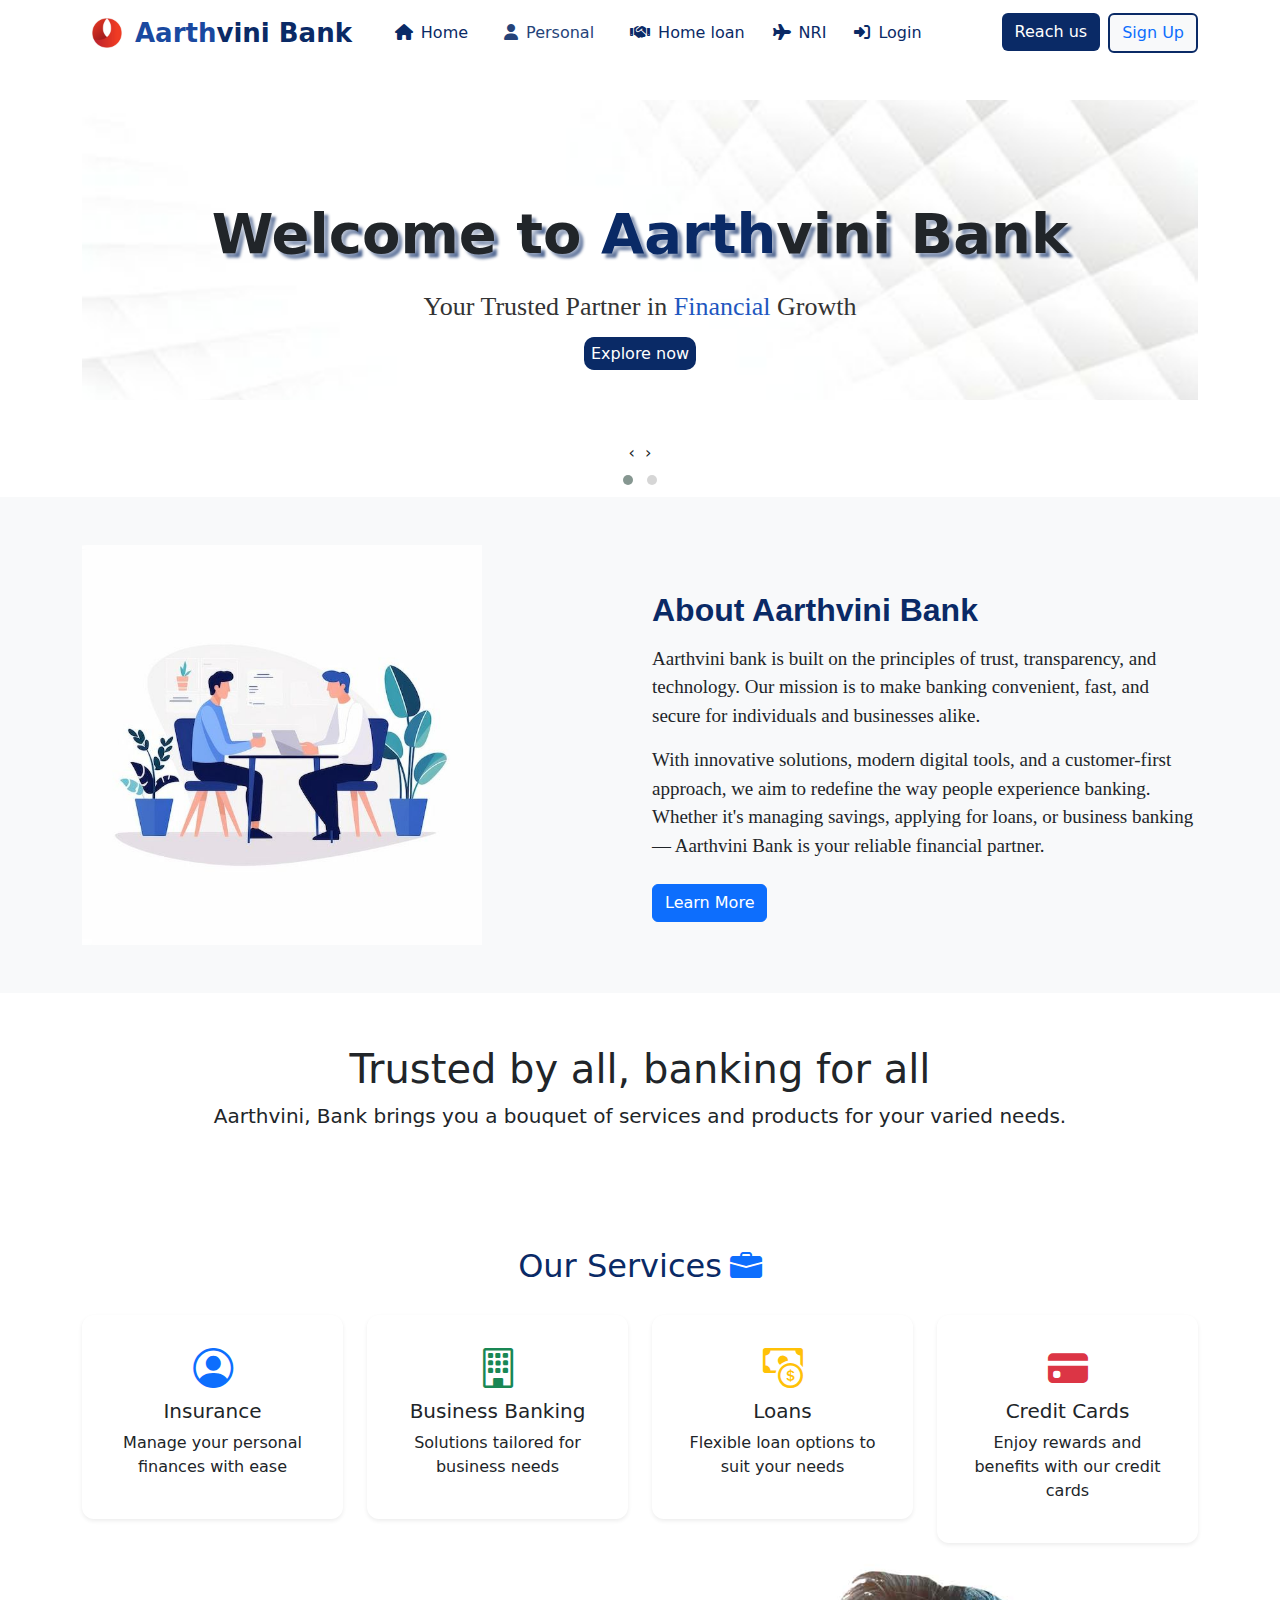
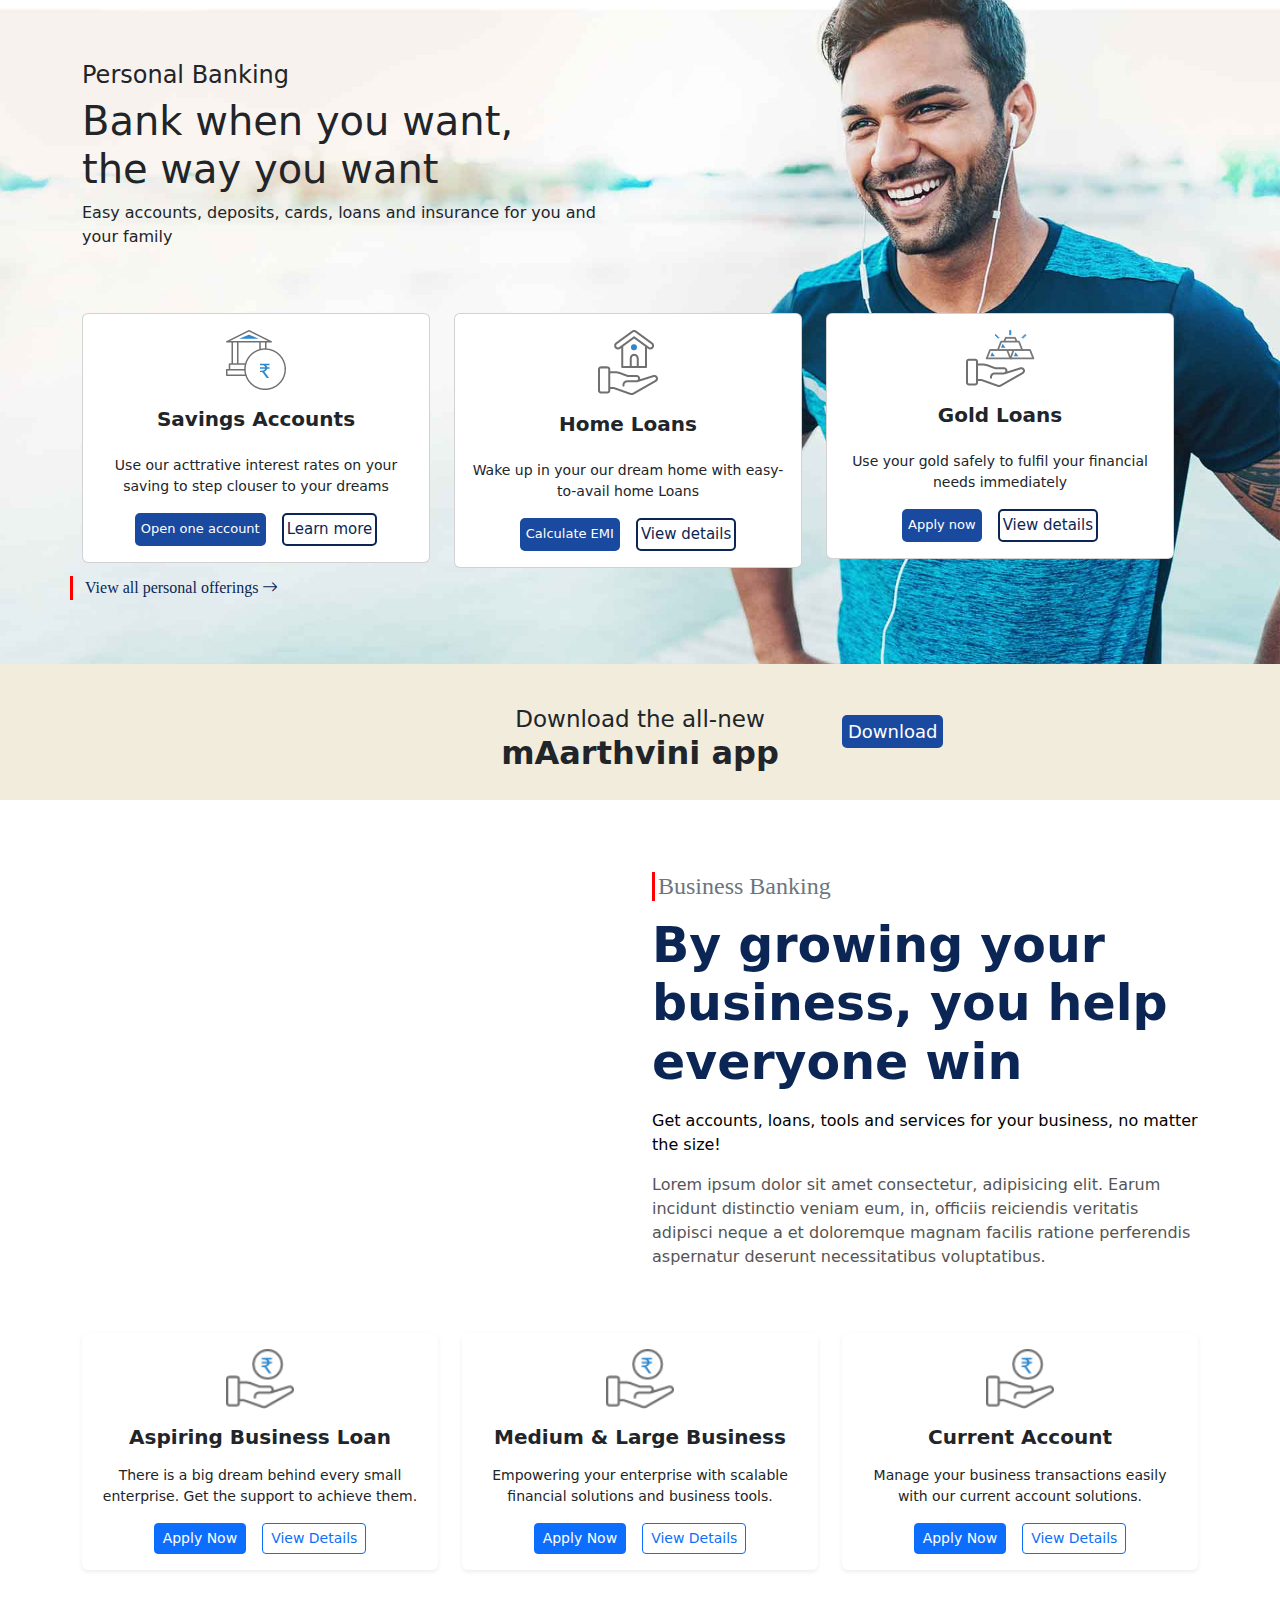
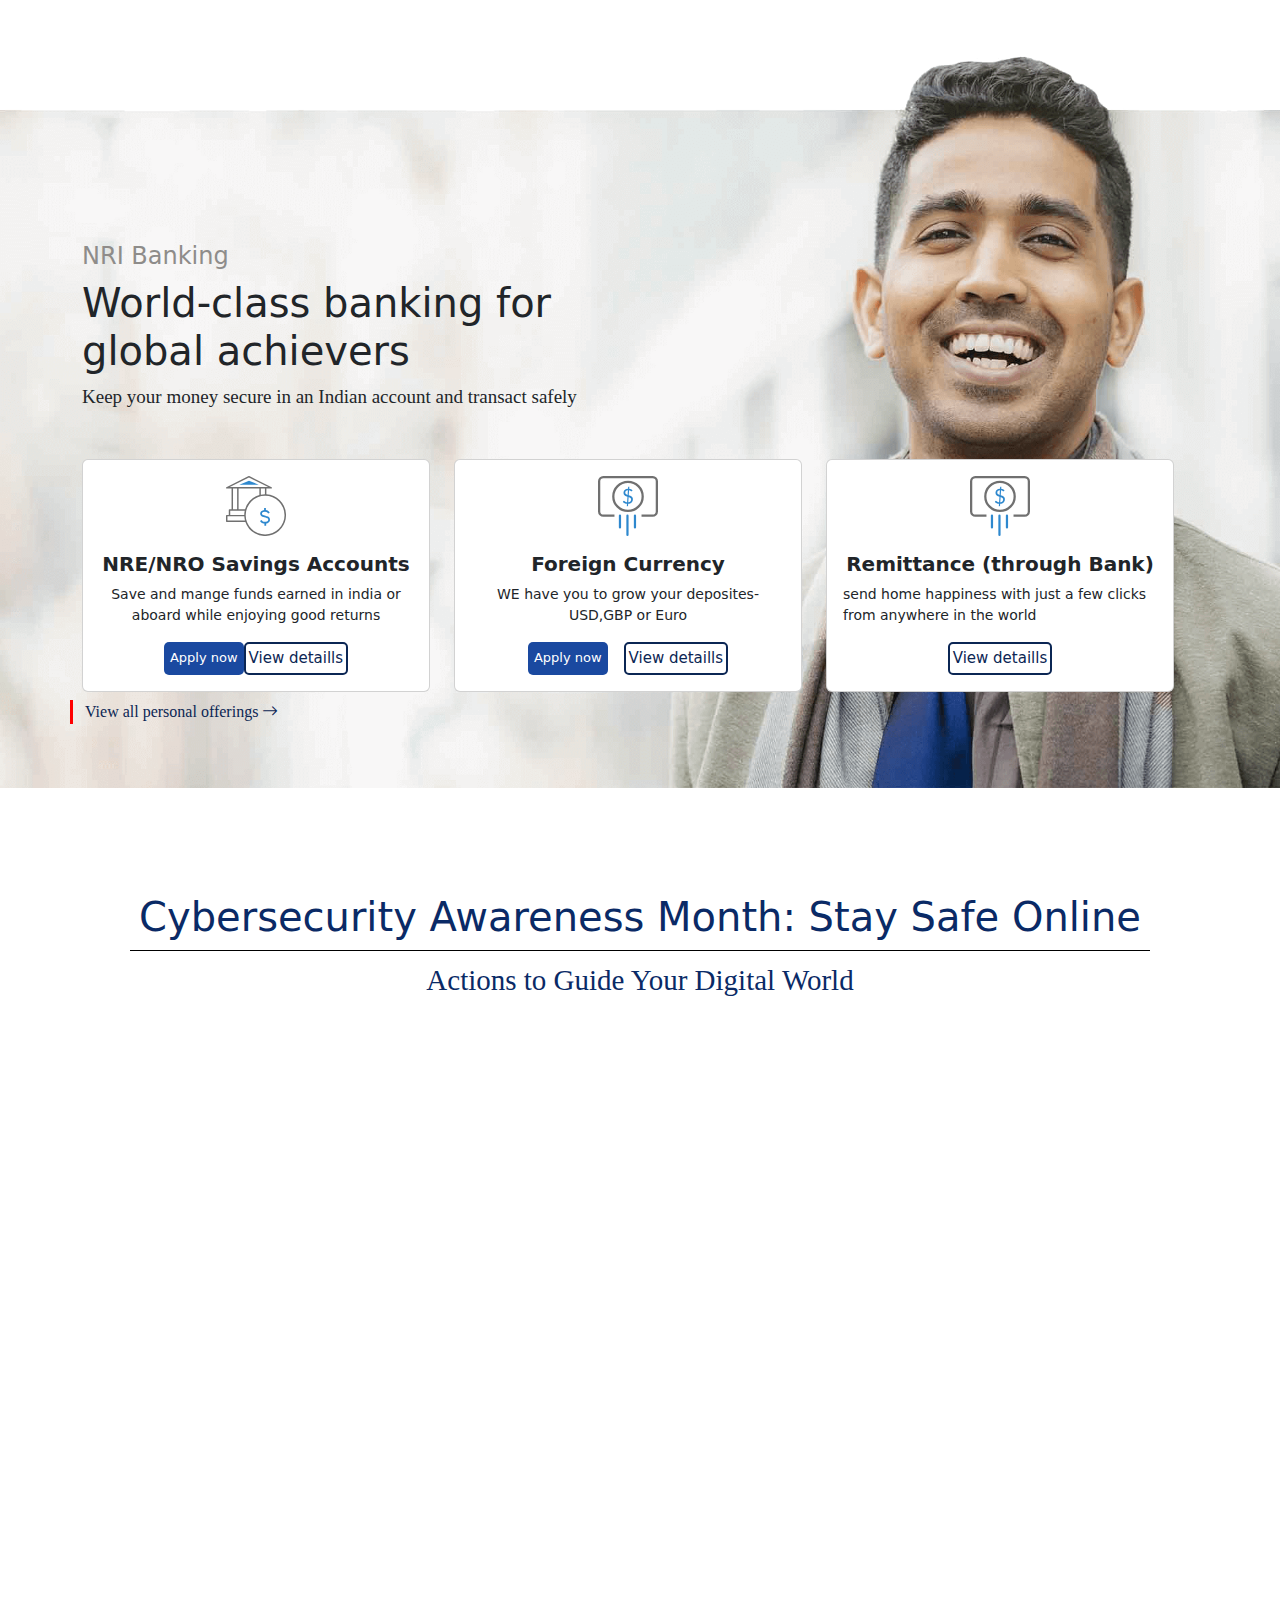
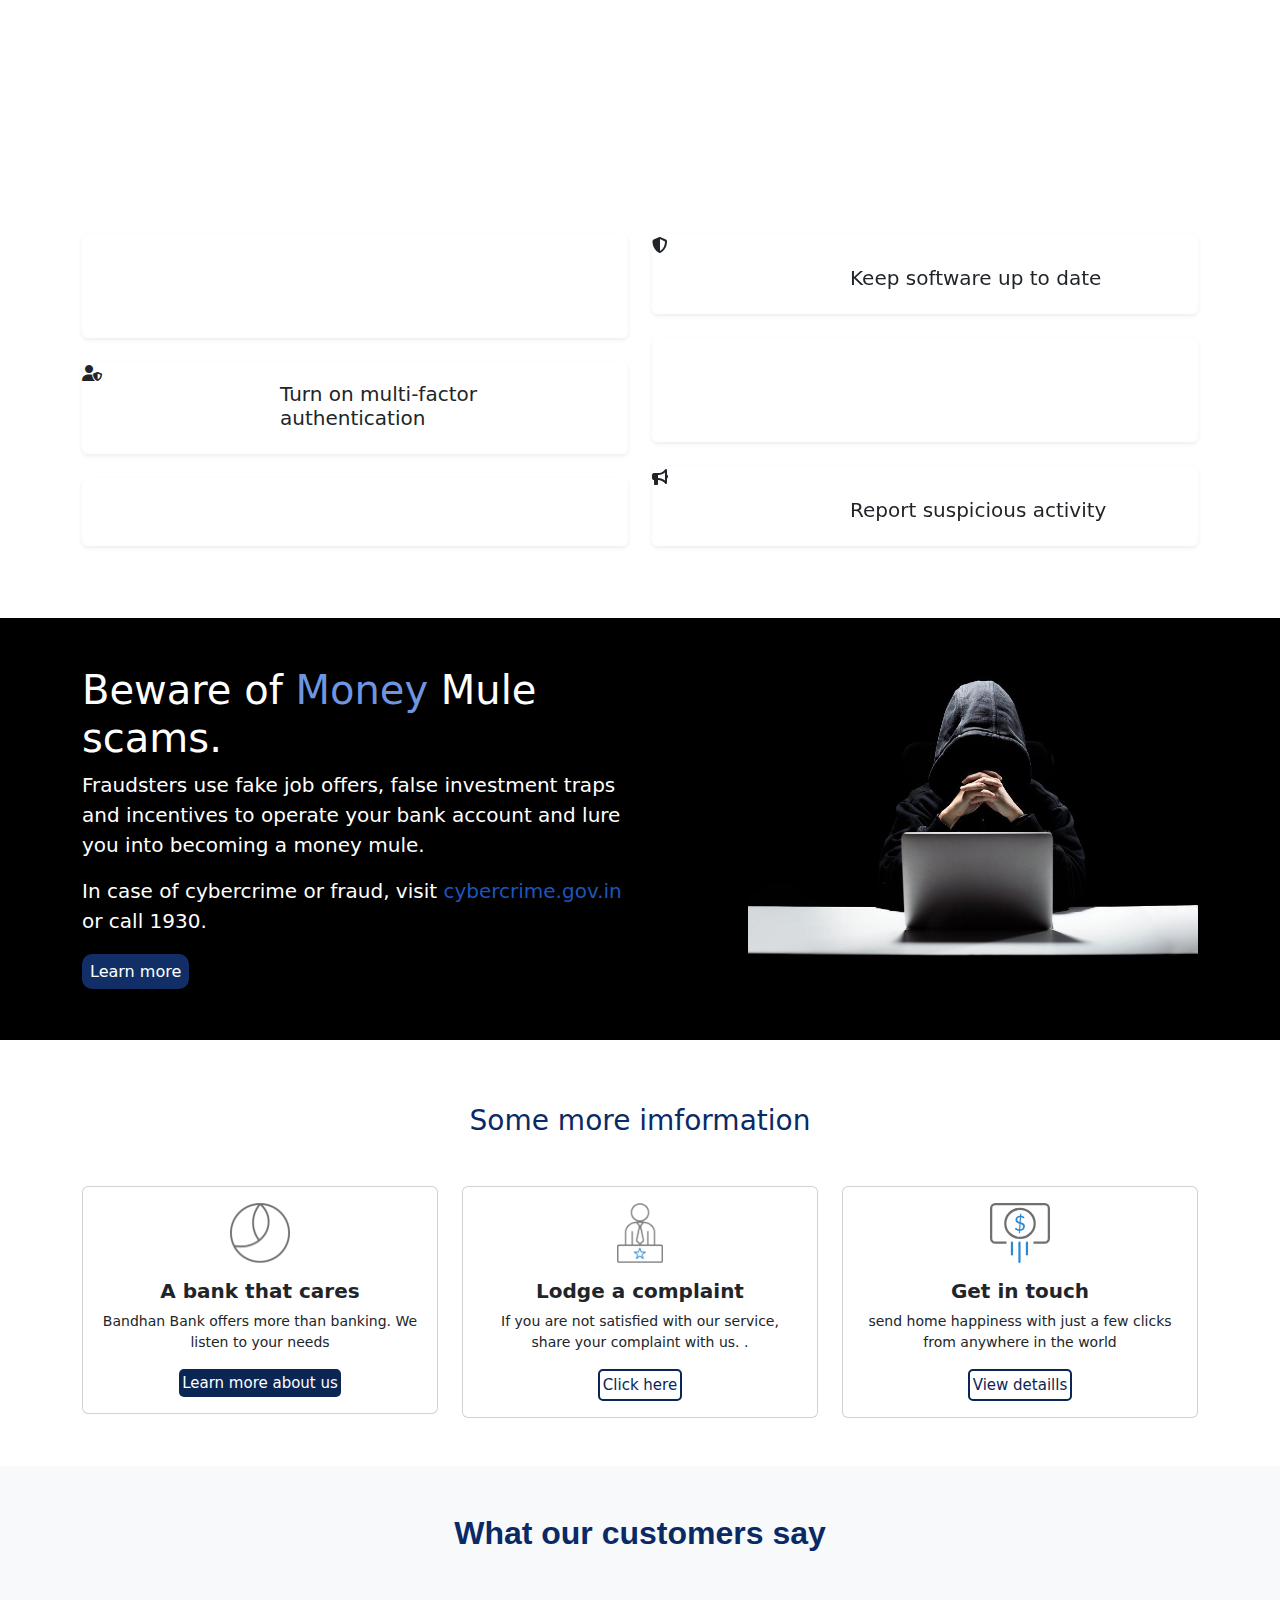
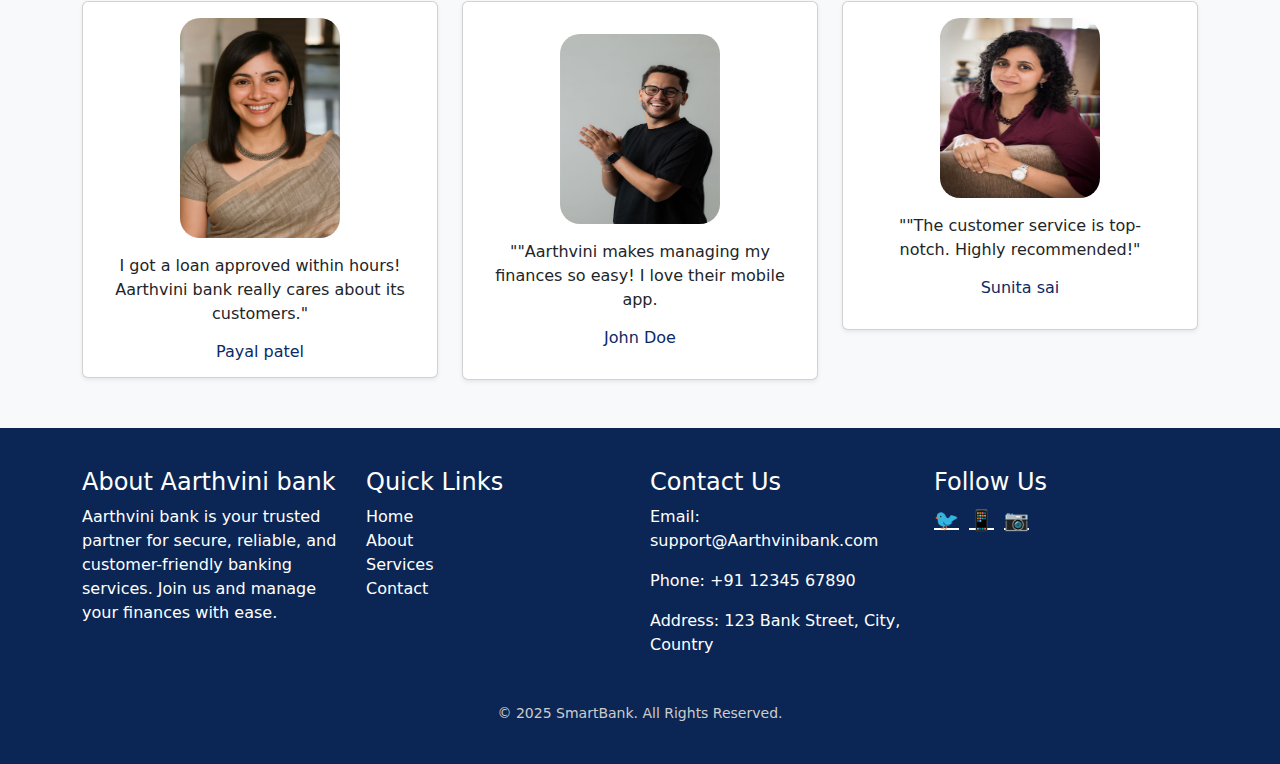
<file: index.html>
<!DOCTYPE html>
<html lang="en">

<head>
  <meta charset="UTF-8">
  <meta name="viewport" content="width=device-width, initial-scale=1.0">
  <title>Aarthvini bank</title>
  <!-- Font Awesome -->
  <link rel="stylesheet" href="https://cdnjs.cloudflare.com/ajax/libs/font-awesome/6.5.2/css/all.min.css">

  <!--link css-->
  <link rel="stylesheet" href="style.css">
  <!--bootstrap link-->
  <link href="https://cdn.jsdelivr.net/npm/bootstrap@5.3.8/dist/css/bootstrap.min.css" rel="stylesheet">

  <!--AOS link-->
  <link href="https://cdn.jsdelivr.net/npm/aos@2.3.4/dist/aos.css" rel="stylesheet">
  <link href="https://cdn.jsdelivr.net/npm/bootstrap-icons@1.11.3/font/bootstrap-icons.css" rel="stylesheet">

  <!-- Owl Carousel CSS -->
  <link rel="stylesheet" href="https://cdnjs.cloudflare.com/ajax/libs/OwlCarousel2/2.3.4/assets/owl.carousel.min.css">
  <link rel="stylesheet"
    href="https://cdnjs.cloudflare.com/ajax/libs/OwlCarousel2/2.3.4/assets/owl.theme.default.min.css">

</head>

<body>
  <nav class="navbar navbar-expand-lg fixed-top " style="background-color:white;">
    <div class="container">
      <img src="img/logo2.jpg" style="height:50px; margin-right:3px; border-radius:50px;">
      <a class="navbar-brand fw-bold" href="#" style="color:#1a49a0; font-size: 26px; line-height: 1;  ">Aarth<span
          style="color:#0a2a66;">vini Bank</span> </a>
      <button class="navbar-toggler" type="button" data-bs-toggle="collapse" data-bs-target="#navbarNav">
        <span class="navbar-toggler-icon"></span>
      </button>
      <div class="collapse navbar-collapse" id="navbarNav">
        <ul class="navbar-nav ms-auto gap-1">
          <li class="nav-item"><a style="color:#0a2a66;" class="nav-link active" href="index.html"> <i
                class="fa-solid fa-house me-2 ms-2"></i>Home</a></li>
          <li class="nav-item"><a style="color:#254379;" class="nav-link" href="login.html"><i
                class="fa-solid fa-user me-2 ms-3"></i>Personal</a></li>
          <li class="nav-item"><a style="color:#0a2a66;" class="nav-link" href="index.html"> <i
                class="fa-solid fa-handshake me-2 ms-3"></i>Home loan</a></li>
          <li class="nav-item"><a style="color:#0a2a66;" class="nav-link" href="NIR.html">
              <i class="fa-solid fa-plane me-2 ms-2"></i>NRI</a>

          <li class="nav-item"><a style="color:#0a2a66;" class="nav-link" href="index.html"> <i
                class="fa-solid fa-right-to-bracket me-2 ms-2"></i>Login</a></li>
          <div class="btn-div d-flex " style="margin-left:60px;">
            <li class="nav-item"><a style="background-color:#0a2a66; color:white;" class="btn ms-2" href="#">Reach
                us</a>
            </li>
            <li class="nav-item"><a style="border:2px solid #0a2a66;" class="btn btn-light text-primary ms-2"
                href="#">Sign Up</a>
            </li>
          </div>
        </ul>
      </div>
    </div>
  </nav>
  <!--hearder section start-->
  <header class="header-section" style="margin-top:100px;">
    <div class="container">
      <div class="owl-carousel owl-theme">
        <!--frist slide-->
        <div class="item"
          style="background-image: url(img/front60.jpg); background-repeat:no-repeat; background-size:cover; position:relative; height: 300px;;">
          <div class="container">
            <div class="row align-items-center d-flex flex-column flex-lg-row">
              <div class="text-center " style="margin-top:100px; margin-bottom:250px;">
                <h1 style="text-shadow:  2px 2px 9px white,4px 4px 3px #0a2a66; font-size: 56px; "><b>Welcome to <span
                      style="color:#0a2a66;">Aarth</span>vini Bank</b></h1>
                <p style="font-size:26px; color:#333;  font-family:Carter One; margin-top:20px;">Your Trusted Partner
                  in<span style="color:#1e57c0;"> Financial </span> Growth</p>
                <a href="#" class="btn-btn "
                  style="margin-top:150px; background-color:#0a2a66;color:white; text-decoration: none; padding:7px; border-radius: 10px;">Explore
                  now</a>
              </div>
            </div>
          </div>
        </div>
        <!--second slide-->
        <div class="item">
          <img src="img/hero section image 2.png" alt="image">
        </div>

      </div>
    </div>
  </header>


  <!---header section end-->

  <!--About section start-->
  <section id="about" class="py-5 bg-light" style="overflow:hidden;">
    <div class="container">
      <div class="row align-items-center d-flex flex-column flex-lg-row ">
        <div class="col-lg-6 text-lg-start ">
          <img src="img/about section1.jpg" alt="about img" style="height:400px;">
        </div>
        <div class="col-lg-6  mt-4 ">
          <h2 class="mb-3" style="color:#0a2a66; font-family: Poppins,sans-serif; font-weight:700">About Aarthvini Bank
          </h2>
          <p style="font-family:Carter One; font-size: 19px; ">Aarthvini bank is built on the principles of trust,
            transparency, and technology. Our mission is to make
            banking
            convenient, fast, and secure for individuals and businesses alike.</p>
          <p style="font-family:Carter One; font-size: 19px;">With innovative solutions, modern digital tools, and a
            customer-first approach, we aim to redefine the
            way
            people experience banking. Whether it's managing savings, applying for loans, or business banking —
            Aarthvini Bank is your reliable financial partner.</p>
          <a href="#" class="btn btn-primary mt-2">Learn More</a>
        </div>
      </div>
    </div>
  </section>
  <!--about section end-->
  <!---main heading section start -->

  <section class="py-5 mt-1 mb-5">
    <div class="contianer">
      <div class="text-center fs-5 ">
        <h1>Trusted by all, banking for all</h1>
        <p>Aarthvini, Bank brings you a bouquet of services and products for your varied needs.</p>
      </div>
    </div>
  </section>
  <!---main heading section end-->

  <!-- Services Section start -->
  <section id="services">
    <div class="container">
      <div class="d-flex justify-content-center align-items-center mb-4">
        <h2 class="me-2 mb-0" style="color:#0a2a66;">Our Services</h2>
        <i class="bi bi-briefcase-fill fs-2 text-primary"></i>
      </div>

      <div class="row g-4 text-center">
        <div class="col-md-3">
          <div class="service-card p-4 shadow-sm">
            <i class="bi bi-person-circle fs-1 text-primary mb-3"></i>
            <h5>Insurance</h5>
            <p>Manage your personal finances with ease</p>
          </div>
        </div>
        <div class="col-md-3">
          <div class="service-card p-4 shadow-sm">
            <i class="bi bi-building fs-1 text-success mb-3"></i>
            <h5>Business Banking</h5>
            <p>Solutions tailored for business needs</p>
          </div>
        </div>
        <div class="col-md-3">
          <div class="service-card p-4 shadow-sm">
            <i class="bi bi-cash-coin fs-1 text-warning mb-3"></i>
            <h5>Loans</h5>
            <p>Flexible loan options to suit your needs</p>
          </div>
        </div>
        <div class="col-md-3">
          <div class="service-card p-4 shadow-sm">
            <i class="bi bi-credit-card-fill fs-1 text-danger mb-3"></i>
            <h5>Credit Cards</h5>
            <p>Enjoy rewards and benefits with our credit cards</p>
          </div>
        </div>
      </div>
    </div>
  </section>
  <!---severice section end-->

  <!--personal bussnies section start-->
  <section class="py-5 "
    style="background-image: url(img/assets\ \ 1\ \(1\).jpg); background-repeat:no-repeat; background-size:cover; background-position: relative; overflow: hidden;">
    <div class="container">
      <div class="row">
        <!--text left side-->
        <div class=" col-lg-6 text-start" style="margin-top:70px;">
          <h4 id="personal-heading">Personal Banking</h4>
          <h1 id="second-heading">Bank when you want,<br>the way you want​​</h1>
          <p>Easy accounts, deposits, cards, loans and insurance for you and your family</p>
        </div>

        <div class="row mt-5">
          <!--card 1 -->
          <div class="col-md-4">
            <div class="card click-scale">
              <img src="img/logo10.png" alt="personal-bussiness" class="mx-auto d-block mt-3">
              <div class="card-body">
                <h5 class="card-title text-center "><b>Savings Accounts</b></h5>
                <p class="card-text text-center mt-4" style="font-size:14px;">Use our acttrative interest rates on
                  your
                  saving to step clouser to your dreams</p>
                <div class="justify-content-center gap-3 d-flex">
                  <a href="#" class="card-btn click-scale"
                    style="background-color:#1a49a0;color:white; text-decoration:none; padding:6px;border-radius:5px; font-size: 13px;">Open
                    one account</a>
                  <a href="#" class="second-btn click-scale"
                    style="color:#0b2654; border: 2px solid #0b2654; text-decoration:none; padding:3px; border-radius:5px; font-size:15px;">Learn
                    more</a>
                </div>
              </div>
            </div>
          </div>
          <!--card 2-->
          <div class="col-md-4">
            <div class="card click-scale">
              <img src="img/logo40.png" alt="card-2" class="mx-auto d-block mt-3">
              <div class="card-body">
                <h5 class="card-title text-center"><b>Home Loans</b></h5>
                <p class="card-text text-center mt-4" style="font-size: 14px;">Wake up in your our dream home with
                  easy-to-avail home Loans</p>
                <div class="d-flex justify-content-center gap-3">
                  <a href="#" class="card-btn click-scale"
                    style="background-color:#1a49a0;color:white; text-decoration:none; padding:6px;border-radius:5px; font-size: 13px;">Calculate
                    EMI</a>
                  <a href="home loan.html" class="card-btn click-scale"
                    style="color:#0b2654; border: 2px solid #0b2654; text-decoration:none; padding:3px; border-radius:5px; font-size:15px;">View
                    details</a>
                </div>
              </div>
            </div>
          </div>
          <!--card 3-->
          <div class="col-md-4">
            <div class="card click-scale">
              <img src="img/logo30.png" alt="card-image" class="mx-auto d-block mt-3">
              <div class="card-body">
                <h5 class="card-title text-center"><b>Gold Loans</b></h5>
                <p class="card-text text-center mt-4" style="font-size: 14px;">Use your gold safely to fulfil your
                  financial needs immediately</p>
                <div class="justify-content-center d-flex gap-3">
                  <a href="#" class="card-btn click-scale"
                    style="background-color:#1a49a0;color:white; text-decoration:none; padding:6px;border-radius:5px; font-size: 13px;">Apply
                    now</a>
                  <a href="gold loan.html" class="card-btn click-scale"
                    style="color:#0b2654; border: 2px solid #0b2654; text-decoration:none; padding:3px; border-radius:5px; font-size:15px;">View
                    details</a>
                </div>
              </div>

            </div>
          </div>
        </div>
        <!--line -->
        <p class="mt-2" style="font-family:Carter One; color:#0b2654; border-left:3px solid red;">View all personal
          offerings <i class="bi bi-arrow-right"></i></p>



      </div>
  </section>
  <!--short download-->
  <section class="py-2" id="download-section" style="background-color: #f1ecdc;   ">
    <div class="container">
      <div class="row align-items-center flex-column flex-lg-row">
        <div class="col-lg-4 text-lg-start">
          <img data-aos="flip-left" data-aos-easing="ease-out-cubic" data-aos-duration="2000" src="img/smartbank.png"
            alt="smart-bank">
        </div>
        <div class="col-lg-4  text-center ">
          <p style="font-size: 23px;">Download the all-new</p>
          <h2 style="line-height: 2px;"><b>mAarthvini app</b></h2>
        </div>
        <div class="col-lg-4 ">
          <a href="#" class="download-btn click-scale"
            style="background-color:#1a49a0;color:white; text-decoration:none; padding:6px;border-radius:5px; font-size: 18px;">Download</a>
        </div>
      </div>
    </div>
  </section>

  <!--bussiness banking section-->

  <section class="py-5" id="business-banking">
    <div class="container">
      <div class="row align-items-center">
        <!-- Left Image -->
        <div class="col-lg-6 text-center text-lg-start mb-4 mb-lg-0">
          <img data-aos="flip-left" data-aos-easing="ease-out-cubic" data-aos-duration="2000" src="img/buss image.jpg"
            class="img-fluid rounded shadow" alt="business-image">
        </div>

        <!-- Right Text -->
        <div class="col-lg-6 text-center text-lg-start mt-4">
          <h4 class="text-secondary mb-3"
            style="border-left:3px solid red; padding-left:3px; font-family:Carter One,cursive;">Business Banking</h4>
          <h3 class="fw-bold mb-3" style="color:#0b2654; font-size: 49px;">By growing your<br> business, you help<br>
            everyone win</h3>
          <p style="font-size:16px; color:black;">Get accounts, loans, tools and services for your business, no matter
            the size!</p>
          <p style="font-size: 16px; color:#555;">Lorem ipsum dolor sit amet consectetur, adipisicing elit. Earum
            incidunt distinctio veniam eum, in, officiis reiciendis veritatis adipisci neque a et doloremque magnam
            facilis
            ratione perferendis aspernatur deserunt necessitatibus voluptatibus.</p>
        </div>
      </div>

      <!-- Cards Section -->
      <div class="row mt-5">
        <!-- Card 1 -->
        <div class="col-lg-4 mb-4">
          <div class="card h-100 click-scale shadow-sm border-0">
            <img src="img/logo20.png" alt="smart-bank" class="mx-auto d-block mt-3" height="60">
            <div class="card-body text-center">
              <h5 class="fw-bold fs-5">Aspiring Business Loan</h5>
              <p class="mt-3" style="font-size:14px;">There is a big dream behind every small enterprise. Get the
                support to achieve them.</p>
              <div class="d-flex justify-content-center gap-3">
                <a href="#" class="btn btn-primary btn-sm">Apply Now</a>
                <a href="#" class="btn btn-outline-primary btn-sm">View Details</a>
              </div>
            </div>
          </div>
        </div>

        <!-- Card 2 -->
        <div class="col-lg-4 mb-4">
          <div class="card h-100 click-scale shadow-sm border-0">
            <img src="img/logo20.png" alt="smart-bank" class="mx-auto d-block mt-3" height="60">
            <div class="card-body text-center">
              <h5 class="fw-bold fs-5">Medium & Large Business</h5>
              <p class="mt-3" style="font-size:14px;">Empowering your enterprise with scalable financial solutions and
                business tools.</p>
              <div class="d-flex justify-content-center gap-3">
                <a href="#" class="btn btn-primary btn-sm">Apply Now</a>
                <a href="#" class="btn btn-outline-primary btn-sm">View Details</a>
              </div>
            </div>
          </div>
        </div>

        <!-- Card 3 -->
        <div class="col-lg-4 mb-4">
          <div class="card h-100 click-scale shadow-sm border-0">
            <img src="img/logo20.png" alt="smart-bank" class="mx-auto d-block mt-3" height="60">
            <div class="card-body text-center">
              <h5 class="fw-bold fs-5">Current Account</h5>
              <p class="mt-3" style="font-size:14px;">Manage your business transactions easily with our current account
                solutions.</p>
              <div class="d-flex justify-content-center gap-3">
                <a href="#" class="btn btn-primary btn-sm">Apply Now</a>
                <a href="#" class="btn btn-outline-primary btn-sm">View Details</a>
              </div>
            </div>
          </div>
        </div>
      </div>
    </div>
  </section>

  <!-- Business Section End -->



  <!--NRI banking-->
  <section class="pt-0 pb-5  "
    style="background-image: url(img/nri\ banking.png); background-repeat: no-repeat;background-position: relative; background-size: cover;">
    <div class="container">
      <div class="row align-items-center d-flex flex-column flex-lg-row">
        <div class="col-lg-6 text-start " style="margin-top:200px; ">
          <h4 style="color:rgb(142, 140, 138);" id="nir-banking">NRI Banking</h4>
          <h1 id="nir-second-heading">World-class banking for global achievers​​​</h1>
          <p style=" font-family:Carter One; font-size:19px;">Keep your money secure in an Indian account and
            transact safely</p>
        </div>
        <div>
        </div>
        <!--card -->
        <div class="row mt-4 ">
          <div class="col-lg-4  mt-2">
            <div class="card click-scale">
              <img src="img/nir banking.svg" alt="nir banking" class="mx-auto d-block mt-3" height="60px">
              <div class="card-body">
                <h6 class="card-title text-center fs-5"><b>NRE/NRO Savings Accounts</b></h6>
                <p class="card-text text-center" style="font-size: 14px;"> Save and mange funds earned in india or
                  aboard while enjoying good returns</p>
                <div class="justify-content-center d-flex ">
                  <a href="#" class="card-btn click-scale"
                    style="background-color:#1a49a0;color:white; text-decoration:none; padding:6px;border-radius:5px; font-size: 13px;">Apply
                    now</a>
                  <a href="#" class="second-card click-scale"
                    style="color:#0b2654; border: 2px solid #0b2654; text-decoration:none; padding:3px; border-radius:5px; font-size:15px;">
                    View detaills</a>
                </div>
              </div>
            </div>
          </div>
          <!---card 2-->
          <div class="col-lg-4 gap-2 mt-2">
            <div class="card click-scale">
              <img src="img/nir banking 2.svg" alt="nir banking" class="mx-auto d-block mt-3" height="60px">
              <div class="card-body">
                <h6 class="card-title text-center fs-5"><b>Foreign Currency​</b></h6>
                <p class="card-text text-center" style="font-size: 14px;"> WE have you to grow your
                  deposites-USD,GBP or Euro</p>
                <div class="justify-content-center d-flex gap-3">
                  <a href="#" class="card-btn click-scale"
                    style="background-color:#1a49a0;color:white; text-decoration:none; padding:6px;border-radius:5px; font-size: 13px;">Apply
                    now</a>
                  <a href="#" class="second-card click-scale"
                    style="color:#0b2654; border: 2px solid #0b2654; text-decoration:none; padding:3px; border-radius:5px; font-size:15px;">
                    View detaills</a>
                </div>
              </div>
            </div>
          </div>
          <!--card 3-->
          <div class="col-lg-4 click-scale mt-2">
            <div class="card">
              <img src="img/nir banking 2.svg" alt="nir banking" class="mx-auto d-block mt-3" height="60px">
              <div class="card-body">
                <h6 class="card-title text-center fs-5"><b>Remittance (through Bank)</b></h6>
                <p class="card-text " style="font-size:14px;"> send home happiness with just a few clicks from
                  anywhere in the world</p>
                <div class="justify-content-center d-flex gap-3">

                  <a href="#" class="second-card click-scale"
                    style="color:#0b2654; border: 2px solid #0b2654; text-decoration:none; padding:3px; border-radius:5px; font-size:15px;">
                    View detaills</a>
                </div>
              </div>
            </div>
          </div>
          <!--card end-->
          <!--last line-->
          <p class="mt-2" style="font-family:Carter One; color:#0b2654; border-left:3px solid red;">View all
            personal
            offerings <i class="bi bi-arrow-right"></i></p>

        </div>
  </section>



  <!--cybersecurity awarness -->
  <section class="py-5 mt-5">
    <div class="container">
      <div class="text-center">
        <h1 style="color:#0a2a66; border-bottom: 1px solid black; padding:9px; display:inline-block;">
          Cybersecurity Awareness Month: Stay Safe Online
        </h1>
        <p style="font-size: 29px; color:#0a2a66;font-family:Carter One;">
          Actions to Guide Your Digital World
        </p>
      </div>
      <!---image section-->
      <div class="row align-items-center d-flex flex-column flex-lg-row mt-5">
        <div class="col-lg-4 text-center">
          <div class="align-items-center ">
            <img data-aos="flip-left" data-aos-easing="ease-out-cubic" data-aos-duration="2000" src="img/cyber 3.jpg"
              alt="Cybersecurity" class="mx-auto d-block" height="300px;" id="Cybersecurity-image">
          </div>
        </div>
        <div class="col-lg-4 text-center">
          <div class="align-items-center">
            <img data-aos="flip-left" data-aos-easing="ease-out-cubic" data-aos-duration="2000" src="img/cyber 2.jpg"
              alt="Cybersecurity" class="mx-auto d-block" id="Cybersecurity-image">
          </div>
        </div>
        <div class="col-lg-4 text-center">
          <div class="align-items-center">
            <img data-aos="flip-left" data-aos-easing="ease-out-cubic" data-aos-duration="2000" src="img/cyber 5.jpg"
              alt="Cybersecurity" class="mx-auto d-block" height="300px;" id="Cybersecurity-image">
          </div>
        </div>
      </div>

      <div class="row align-items-center d-flex flex-column flex-lg-row mt-5">

        <!-- Left Side -->
        <div class="col-lg-6">
          <!-- Card 1 -->
          <div class="card mb-4 shadow-sm click-scale" style="border:none;">
            <div class="row g-0" data-aos="fade-right" data-aos-offset="400" data-aos-easing="ease-in-sine">
              <div class="col-md-4">
                <div class="icon-box">
                  <i class="fa-solid fa-lock"></i>
                </div>
              </div>
              <div class="col-md-8">
                <div class="card-body">
                  <h5 class="mt-3">Use strong passwords and a password manager</h5>
                </div>
              </div>
            </div>
          </div>

          <!-- Card 2 -->
          <div class="card mb-4 shadow-sm click-scale" style="border:none;">
            <div class="row g-0" >
              <div class="col-md-4">
                <div class="icon-box">
                  <i class="fa-solid fa-user-shield"></i>
                </div>
              </div>
              <div class="col-md-8">
                <div class="card-body">
                  <h5 class="card-title mt-1">Turn on multi-factor  authentication</h5>
                </div>
              </div>
            </div>
          </div>

          <!-- Card 3 -->
          <div class="card mb-4 shadow-sm click-scale" style="border:none;">
            <div class="row g-0" data-aos="fade-right" data-aos-offset="300" data-aos-easing="ease-in-sine">
              <div class="col-md-4">
                <div class="icon-box">
                  <i class="fa-solid fa-eye"></i>
                </div>
              </div>
              <div class="col-md-8">
                <div class="card-body">
                  <h5 class="card-title mt-1">Recognize and  report scams</h5>
                </div>
              </div>
            </div>
          </div>
        </div>

        <!-- Right Side -->
        <div class="col-lg-6">
          <!-- Card 4 -->
          <div class="card mb-4 shadow-sm click-scale" style="border:none;">
            <div class="row g-0">
              <div class="col-md-4">
                <div class="icon-box">
                  <i class="fa-solid fa-shield-halved"></i>
                </div>
              </div>
              <div class="col-md-8">
                <div class="card-body">
                  <h5 class="card-title mt-3">Keep software  up to date</h5>
                </div>
              </div>
            </div>
          </div>

          <!-- Card 5 -->
          <div class="card mb-4 shadow-sm click-scale" style="border:none;">
            <div class="row g-0" data-aos="fade-right" data-aos-offset="300" data-aos-easing="ease-in-sine">
              <div class="col-md-4">
                <div class="icon-box">
                  <i class="fa-solid fa-key"></i>
                </div>
              </div>
              <div class="col-md-8">
                <div class="card-body">
                  <h5 class="card-title mt-3">Use unique  passwords for accounts</h5>
                </div>
              </div>
            </div>
          </div>

          <!-- Card 6 -->
          <div class="card mb-4 shadow-sm click-scale" style="border:none;">
            <div class="row g-0" >
              <div class="col-md-4">
                <div class="icon-box">
                  <i class="fa-solid fa-bullhorn"></i>
                </div>
              </div>
              <div class="col-md-8">
                <div class="card-body">
                  <h5 class="card-title mt-3">Report suspicious  activity</h5>
                </div>
              </div>
            </div>
          </div>
        </div>

      </div>
    </div>
  </section>


  <!--cyber security sub div-->
  <section class="py-5 " style="background-color:black;">
    <div class="container">
      <div class="row justify-content-center d-flex flex-column flex-lg-row">
        <div class="col-lg-6 text-start " style="color:white;">
          <h1>Beware of <span style="color:#6e95df;">Money</span> Mule scams.</h1>
          <p class="fs-5">Fraudsters use fake job offers, false investment traps and incentives to operate your bank
            account and
            lure you into becoming a money mule.
          </p>
          <p class="fs-5">In case of cybercrime or fraud, visit <span style="color:#1d55bd">cybercrime.gov.in</span>
            or call 1930.
          </p>
          <div class="click-scale text-start mt-4 mb-2">
            <a href="cyber security.html" id="click-scale"
              style="text-decoration: none; background-color:#112f66;  color:white; border-radius: 10px; padding:8px;">Learn
              more</a>

          </div>
        </div>
        <div class="col-lg-6 text-end mb-2">
          <img src="img/hacker.jpg" alt="cyber security" height="300px" width="auto">
        </div>
      </div>
    </div>
  </section>


  <!---some more imformation-->
  <section class="py-5 mt-3">
    <div class="container">
      <div class="text-center" style="color:#0a2a66;">
        <h3>Some more imformation </h3>
      </div>
      <div class="row d-flex text-align-center flex-column flex-lg-row mt-5">
        <div class="col-lg-4 click-scale">
          <div class="card">
            <img src="img/last image.png" alt="nir banking" class="mx-auto d-block mt-3" height="60px">
            <div class="card-body">
              <h6 class="card-title text-center fs-5"><b>A bank that cares</b></h6>
              <p class="card-text text-center " style="font-size:14px;"> Bandhan Bank offers more than banking. We
                listen to your needs</p>
              <div class="justify-content-center d-flex gap-3">

                <a href="#" class="second-card click-scale"
                  style="background-color:#0b2654; color:white; text-decoration:none; padding:3px; border-radius:5px; font-size:15px;">
                  Learn more about us</a>
              </div>
            </div>
          </div>
        </div>
        <!--card 2-->
        <div class="col-lg-4 click-scale">
          <div class="card">
            <img src="img/last image2.png" alt="nir banking" class="mx-auto d-block mt-3" height="60px">
            <div class="card-body">
              <h6 class="card-title text-center fs-5"><b>Lodge a complaint</b></h6>
              <p class="card-text  text-center" style="font-size:14px;"> If you are not satisfied with our service,<br>
                share your complaint with us. .</p>
              <div class="justify-content-center d-flex gap-3">

                <a href="#" class="second-card click-scale"
                  style="color:#0b2654; border: 2px solid #0b2654; text-decoration:none; padding:3px; border-radius:5px; font-size:15px;">
                  Click here</a>
              </div>
            </div>
          </div>
        </div>
        <!--card 3-->
        <div class="col-lg-4 click-scale">
          <div class="card">
            <img src="img/nir banking 2.svg" alt="nir banking" class="mx-auto d-block mt-3" height="60px">
            <div class="card-body">
              <h6 class="card-title text-center fs-5"><b>Get in touch</b></h6>
              <p class="card-text text-center " style="font-size:14px;"> send home happiness with just a few clicks from
                anywhere in the world</p>
              <div class="justify-content-center d-flex gap-3">

                <a href="#" class="second-card click-scale"
                  style="color:#0b2654; border: 2px solid #0b2654; text-decoration:none; padding:3px; border-radius:5px; font-size:15px;">
                  View detaills</a>
              </div>
            </div>
          </div>
        </div>
      </div>
    </div>
  </section>

  <!--reviews section-->
  <section id="reviews" class="py-5 bg-light" style="background-color:#f8f9fa; margin-right:auto;">
    <div class="container ">
      <h2 class="text-center mb-5 " style="color:#0a2a66; font-weight: 600;font-family: Poppins,sans-serif;">What
        our
        customers say</h2>
      <div class="justify-content-center gap-2">
        <!--reivew card-->
        <div class="row row-cols-1 row-cols-md-3 g-4 rounded">
          <div class="col-md-4">
            <div class="card h-20 text-center shadow-sm  rounded card">
              <img src="img/review2.jpg" class="card-img-top mx-auto mt-3" alt="Customer 1"
                style="height: 220px;width:160px;border-radius: 20px;">
              <div class="card-body">
                <p class="card-text">I got a loan approved within hours! Aarthvini bank really cares about its
                  customers."
                </p>
                <h6 class="card-subtitle mt-3 mb-0" style="color:#0a2a66;"> Payal patel</h6>
              </div>
            </div>
          </div>
          <!--review 2-->
          <div class="col-md-4">
            <div class="card h-20 text-center shadow-sm p-3 rounded">
              <img src="img/review4.jpg" class="card-img-top  mx-auto mt-3" alt="Customer 1"
                style="width:160px;height:190px; border-radius: 20px;">
              <div class="card-body">
                <p class="card-text">""Aarthvini makes managing my finances so easy! I love their mobile app.</p>
                <h6 class="card-subtitle mt-3 mb-0" style="color:#0a2a66;">John Doe</h6>
              </div>
            </div>
          </div>
          <!--review 3-->
          <div class="col-md-4">
            <div class="card h-20 text-center shadow-sm p-3 rounded">
              <img src="img/review1.jpg" class="card-img-top  mx-auto d-block" alt="Customer 1"
                style="width:160px;height:180px;border-radius:20px;">
              <div class="card-body">
                <p class="card-text">""The customer service is top-notch. Highly recommended!"</p>
                <h6 class="card-subtitle mt-3 mb-0" style="color:#0a2a66;">Sunita sai</h6>
              </div>
            </div>
          </div>
          <!--review card end-->
        </div>
      </div>
  </section>

  <!-- Footer Section  start-->
  <footer style="background-color: #0b2654; color: white; padding: 40px 0;">
    <div class="container" style="display: flex; flex-wrap: wrap; justify-content: space-between; gap: 20px;">

      <!-- About -->
      <div style="flex: 1; min-width: 200px;">
        <h4>About Aarthvini bank</h4>
        <p>Aarthvini bank is your trusted partner for secure, reliable, and customer-friendly banking services. Join
          us
          and
          manage your finances with ease.</p>
      </div>

      <!-- Quick Links -->
      <div style="flex: 1; min-width: 150px;">
        <h4>Quick Links</h4>
        <ul style="list-style: none; padding: 0;">
          <li><a href="#home" style="color: white; text-decoration: none;">Home</a></li>
          <li><a href="#about" style="color: white; text-decoration: none;">About</a></li>
          <li><a href="#services" style="color: white; text-decoration: none;">Services</a></li>
          <li><a href="#contact" style="color: white; text-decoration: none;">Contact</a></li>
        </ul>
      </div>

      <!-- Contact -->
      <div style="flex: 1; min-width: 200px;">
        <h4>Contact Us</h4>
        <p>Email: support@Aarthvinibank.com</p>
        <p>Phone: +91 12345 67890</p>
        <p>Address: 123 Bank Street, City, Country</p>
      </div>

      <!-- Social -->
      <div style="flex: 1; min-width: 150px;">
        <h4>Follow Us</h4>
        <div style="display: flex; gap: 10px;">
          <a href="#" style="color: white; font-size: 20px;">&#x1F426;</a> <!-- placeholder icon -->
          <a href="#" style="color: white; font-size: 20px;">&#x1F4F1;</a>
          <a href="#" style="color: white; font-size: 20px;">&#x1F4F7;</a>
        </div>
      </div>

    </div>

    <div style="text-align: center; margin-top: 30px; font-size: 14px; color: #cccccc;">
      &copy; 2025 SmartBank. All Rights Reserved.
    </div>
  </footer>


  <!-- jQuery (Owl Carousel) -->
  <script src="https://cdnjs.cloudflare.com/ajax/libs/jquery/3.6.0/jquery.min.js"></script>

  <!-- Owl Carousel JS -->
  <script src="https://cdnjs.cloudflare.com/ajax/libs/OwlCarousel2/2.3.4/owl.carousel.min.js"></script>
  <script>
    $('.owl-carousel').owlCarousel({
      loop: true,
      margin: 10,
      nav: true,
      responsive: {
        0: {
          items: 1
        },


      }
    })
  </script>
  <!--AOS link-->
  <script src="https://cdn.jsdelivr.net/npm/aos@2.3.4/dist/aos.js"></script>
  <script>
    AOS.init();
  </script>
  <!--bootstrap link-->
  <script src="https://cdn.jsdelivr.net/npm/bootstrap@5.3.8/dist/js/bootstrap.bundle.min.js"
    integrity="sha384-FKyoEForCGlyvwx9Hj09JcYn3nv7wiPVlz7YYwJrWVcXK/BmnVDxM+D2scQbITxI"
    crossorigin="anonymous"></script>
  </script>
  <!--js script-->

</body>

</html>
</file>
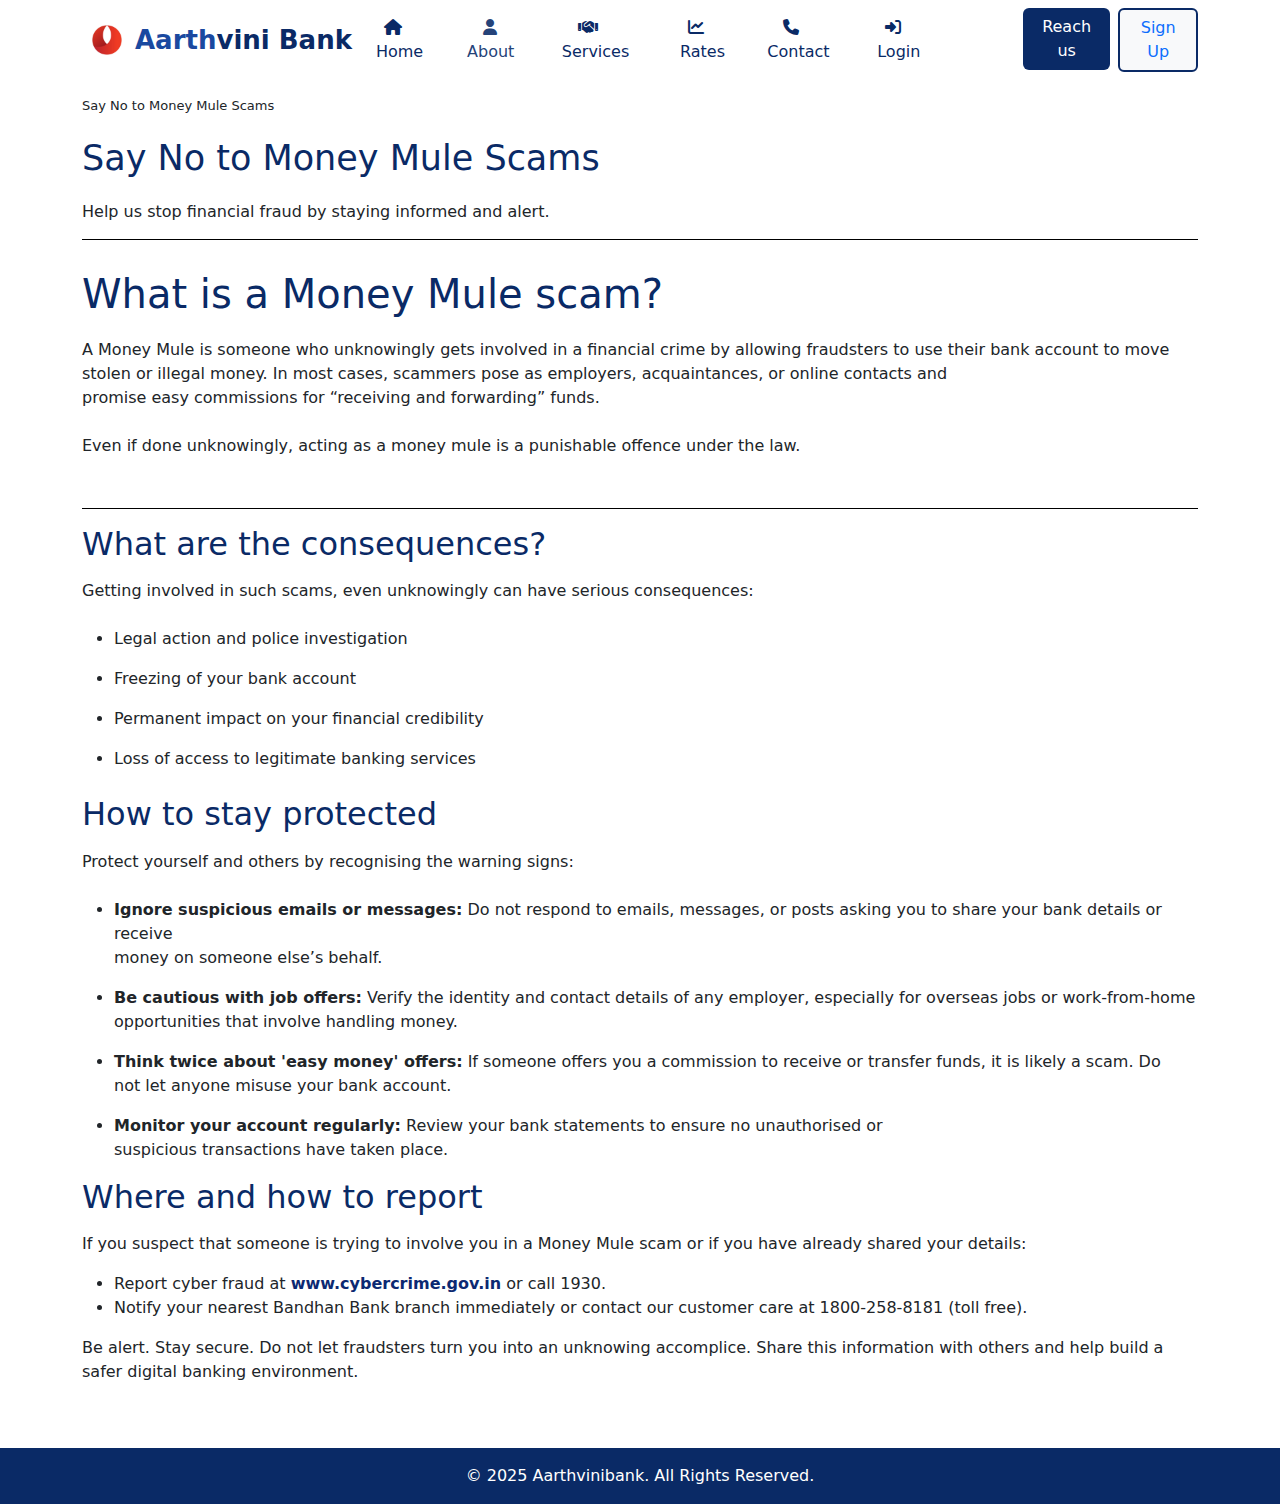
<file: cyber security.html>
<!DOCTYPE html>
<html lang="en">

<head>
    <meta charset="UTF-8">
    <meta name="viewport" content="width=device-width, initial-scale=1.0">
    <title>Cybersecurity</title>
    <!-- Font Awesome -->
    <link rel="stylesheet" href="https://cdnjs.cloudflare.com/ajax/libs/font-awesome/6.5.2/css/all.min.css">

    <!--link css-->
    <link rel="stylesheet" href="style.css">
    <!--bootstrap link-->
    <link href="https://cdn.jsdelivr.net/npm/bootstrap@5.3.8/dist/css/bootstrap.min.css" rel="stylesheet">

    <!--AOS link-->
    <link href="https://cdn.jsdelivr.net/npm/aos@2.3.4/dist/aos.css" rel="stylesheet">
    <link href="https://cdn.jsdelivr.net/npm/bootstrap-icons@1.11.3/font/bootstrap-icons.css" rel="stylesheet">

</head>

<body>
    <!---navbar -->
    <nav class="navbar navbar-expand-lg fixed-top " style="background-color:white;">
        <div class="container">
            <img src="img/logo2.jpg" style="height:50px; margin-right:3px; border-radius:50px;">
            <a class="navbar-brand fw-bold" href="#"
                style="color:#1a49a0; font-size: 26px; line-height: 1;  ">Aarth<span style="color:#0a2a66;">vini
                    Bank</span> </a>
            <button class="navbar-toggler" type="button" data-bs-toggle="collapse" data-bs-target="#navbarNav">
                <span class="navbar-toggler-icon"></span>
            </button>
            <div class="collapse navbar-collapse" id="navbarNav">
                <ul class="navbar-nav ms-auto gap-1">
                    <li class="nav-item"><a style="color:#0a2a66;" class="nav-link active" href="index.html"> <i
                                class="fa-solid fa-house me-2 ms-2"></i>Home</a></li>
                    <li class="nav-item"><a style="color:#254379;" class="nav-link" href="#"><i
                                class="fa-solid fa-user me-2 ms-3"></i>About</a></li>
                    <li class="nav-item"><a style="color:#0a2a66;" class="nav-link" href="#"> <i
                                class="fa-solid fa-handshake me-2 ms-3"></i>Services</a></li>
                    <li class="nav-item"><a style="color:#0a2a66;" class="nav-link" href="rates.html"> <i
                                class="fa-solid fa-chart-line me-2 ms-2"></i>Rates</a>
                    <li class="nav-item"><a style="color:#0a2a66;" class="nav-link" href="#"> <i
                                class="fa-solid fa-phone me-2 ms-3"></i>Contact</a></li>
                    <li class="nav-item"><a style="color:#0a2a66;" class="nav-link" href="login.html"> <i
                                class="fa-solid fa-right-to-bracket me-2 ms-2"></i>Login</a></li>
                    <div class="btn-div d-flex " style="margin-left:60px;">
                        <li class="nav-item"><a style="background-color:#0a2a66; color:white;" class="btn ms-2"
                                href="#">Reach
                                us</a>
                        </li>
                        <li class="nav-item"><a style="border:2px solid #0a2a66;"
                                class="btn btn-light text-primary ms-2" href="#">Sign Up</a>
                        </li>
                    </div>
                </ul>
            </div>
        </div>
    </nav>

    <!--cyber security page start-->
    <section class="py-5 mt-5">
        <div class="container">
            <div class="text-start">
                <p style="font-size: 13px;">Say No to Money Mule Scams</p>
                <p style="color:#0a2a66; font-size:35px;">Say No to Money Mule Scams</p>
                <p style="border-bottom:1px solid black; padding-bottom:15px;">Help us stop financial fraud by staying
                    informed and alert.</p>
                <h1 style="color:#0a2a66; margin-top:30px;">What is a Money Mule scam?</h1>
                <p style="border-bottom:1px solid black; padding-bottom: 50px; margin-top:20px;">A Money Mule is someone
                    who unknowingly gets involved in a financial crime by allowing fraudsters to
                    use their bank account to move stolen or illegal money. In most cases, scammers pose as employers,
                    acquaintances, or online contacts and<br>
                    promise easy commissions for “receiving and forwarding” funds.<br><br>
                    Even if done unknowingly, acting as a money mule is a punishable offence under the law.</p>
                <h2 style="color:#0a2a66">What are the consequences?</h2>
                <p class="mt-3">Getting involved in such scams, even unknowingly can have serious consequences:</p>
                <ul style="line-height: 40px;">
                    <li>Legal action and police investigation</li>
                    <li>Freezing of your bank account</li>
                    <li>Permanent impact on your financial credibility</li>
                    <li>Loss of access to legitimate banking services</li>
                </ul>
                <h2 style="color:#0a2a66;">How to stay protected</h2>
                <p class="mt-3">Protect yourself and others by recognising the warning signs:</p>
                <ul >
                    <li class="mt-4"><b>Ignore suspicious emails or messages:</b> Do not respond to emails, messages, or posts asking you to
                        share your bank details or receive <br>money on someone else’s behalf.

                    <li class="mt-3"><b>Be cautious with job offers:</b> Verify the identity and contact details of any employer, especially
                        for
                        overseas jobs or work-from-home <br>opportunities that involve handling money.

                    <li class="mt-3"><b>Think twice about 'easy money' offers:</b> If someone offers you a commission to receive or transfer
                        funds, it is likely a scam. Do<br> not let anyone misuse your bank account.
                
                <li class="mt-3"><b>Monitor your account regularly:</b> Review your bank statements to ensure no unauthorised or <br>suspicious
                    transactions have taken place.
                </ul>
                    </ul>
                    <h2 style="color:#0a2a66;">Where and how to report</h2>
                    <p class="mt-3">If you suspect that someone is trying to involve you in a Money Mule scam or if you have already
                        shared your details:</p>
                    <ul>
                        <li>Report cyber fraud at <span style="color:#0c2972;" ><b>www.cybercrime.gov.in</b></span> or call 1930.</li>
                        <li>Notify your nearest Bandhan Bank branch immediately or contact our customer care at
                            1800-258-8181 (toll free).</li>
                    </ul>
                    <p>Be alert. Stay secure. Do not let fraudsters turn you into an unknowing accomplice. Share this
                        information with others and help build a safer digital banking environment.</p>

            </div>
        </div>
    </section>







 <!---footer section -->
    <footer class="text-center py-3" style="background:#0a2a66; color:white;">
        &copy; 2025 Aarthvinibank. All Rights Reserved.
    </footer>

    <!--AOS link-->
    <script src="https://cdn.jsdelivr.net/npm/aos@2.3.4/dist/aos.js"></script>
    <script>
        AOS.init();
    </script>
    <!--bootstrap link-->
    <script src="https://cdn.jsdelivr.net/npm/bootstrap@5.3.8/dist/js/bootstrap.bundle.min.js"
        integrity="sha384-FKyoEForCGlyvwx9Hj09JcYn3nv7wiPVlz7YYwJrWVcXK/BmnVDxM+D2scQbITxI"
        crossorigin="anonymous"></script>
    </script>
</body>

</html>
</file>
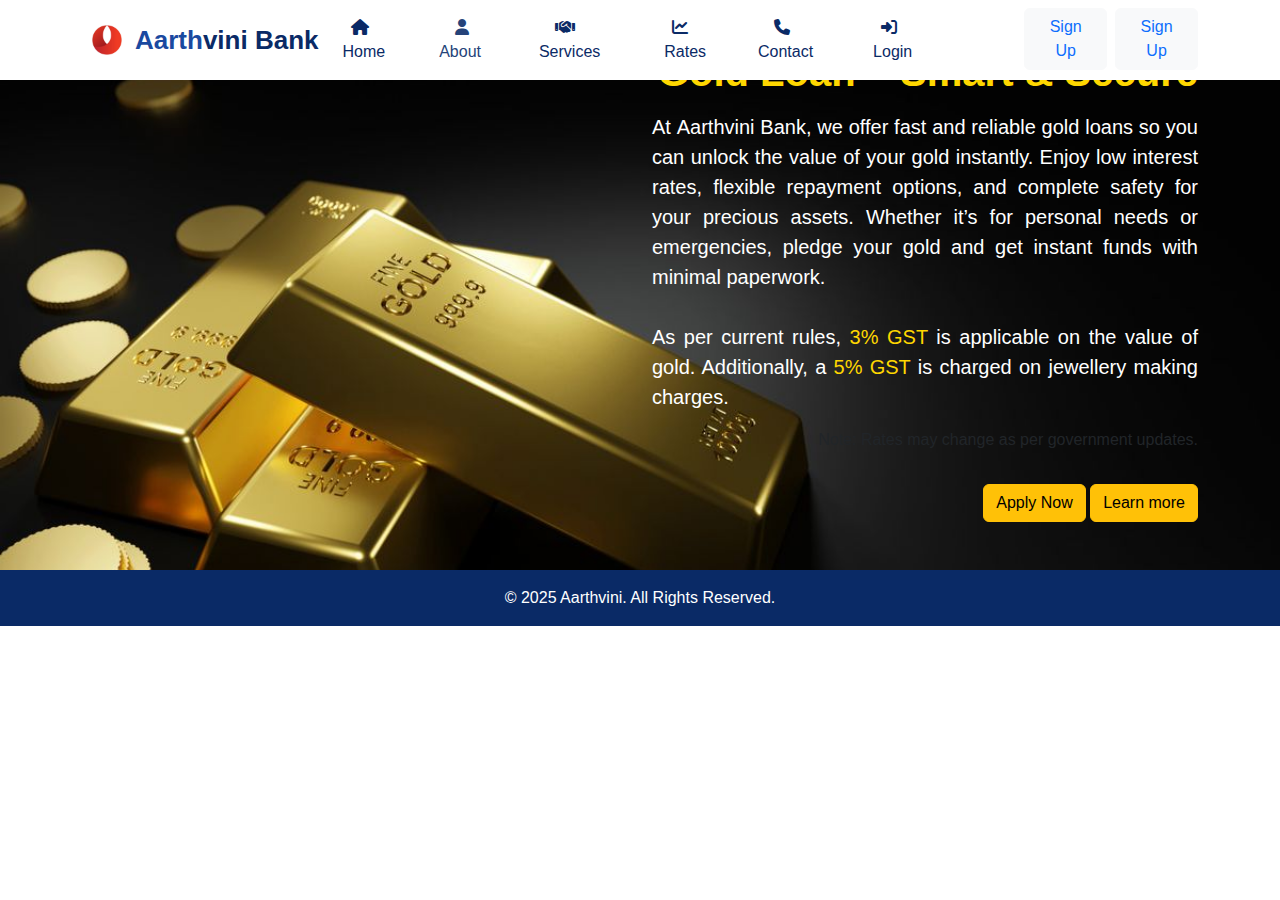
<file: gold loan.html>
<!DOCTYPE html>
<html lang="en">

<head>
    <meta charset="UTF-8">
    <meta name="viewport" content="width=device-width, initial-scale=1.0">
    <title>gold loan</title>
    <link rel="stylesheet" href="style.css">
    <!-- Bootstrap -->
    <link href="https://cdn.jsdelivr.net/npm/bootstrap@5.3.8/dist/css/bootstrap.min.css" rel="stylesheet">
    <!-- Font Awesome -->
  <link rel="stylesheet" href="https://cdnjs.cloudflare.com/ajax/libs/font-awesome/6.5.2/css/all.min.css">

</head>

<body style="font-family: Poppins, sans-serif">
    <nav class="navbar navbar-expand-lg fixed-top " style="background-color:white;">
        <div class="container">
            <img src="img/logo2.jpg" style="height:50px; margin-right:3px; border-radius:50px;">
            <a class="navbar-brand fw-bold" href="#"
                style="color:#1a49a0; font-size: 26px; line-height: 1;  ">Aarth<span style="color:#0a2a66;">vini
                    Bank</span> </a>
            <button class="navbar-toggler" type="button" data-bs-toggle="collapse" data-bs-target="#navbarNav">
                <span class="navbar-toggler-icon"></span>
            </button>
            <div class="collapse navbar-collapse" id="navbarNav">
                <ul class="navbar-nav ms-auto gap-1">
                    <li class="nav-item"><a style="color:#0a2a66;" class="nav-link active" href="index.html"> <i
                                class="fa-solid fa-house me-2 ms-2"></i>Home</a></li>
                    <li class="nav-item"><a style="color:#254379;" class="nav-link" href="index.html"><i
                                class="fa-solid fa-user me-2 ms-3"></i>About</a></li>
                    <li class="nav-item"><a style="color:#0a2a66;" class="nav-link" href="index.html"> <i
                                class="fa-solid fa-handshake me-2 ms-3"></i>Services</a></li>
                    <li class="nav-item"><a style="color:#0a2a66;" class="nav-link" href="rates.html"> <i
                                class="fa-solid fa-chart-line me-2 ms-2"></i>Rates</a>
                    <li class="nav-item"><a style="color:#0a2a66;" class="nav-link" href="#"> <i
                                class="fa-solid fa-phone me-2 ms-3"></i>Contact</a></li>
                    <li class="nav-item"><a style="color:#0a2a66;" class="nav-link" href="login.html"> <i
                                class="fa-solid fa-right-to-bracket me-2 ms-2"></i>Login</a></li>
                    <div class="btn-div d-flex " style="margin-left:60px;">
                        <li class="nav-item"><a style="color:#0a2a66;" class="btn btn-light text-primary ms-2"
                                href="#">Sign Up</a>
                        </li>
                        <li class="nav-item"><a style="color:#0a2a66;" class="btn btn-light text-primary ms-2"
                                href="#">Sign Up</a>
                        </li>
                    </div>
                </ul>
            </div>
        </div>
    </nav>
    <!---gold loan section -->
    <section class="py-5 "
        style="background-image: url(img/gold\ loan\ image4.jpg); background-size:cover;background-position:relative;background-repeat:no-repeat;">
        <div class="container">
            <div class="row justify-content-end">
                <!--text left side-->
                <div class="col-lg-6 text-end">
                    <h1 class="fw-bold " style="color:#ffd700;">Gold Loan – Smart & Secure</h1>
                    <p class="lead mt-3" style="color:white; text-align:justify;">
                        At <strong>Aarthvini Bank</strong>, we offer fast and reliable gold loans so you can unlock
                        the value of your gold instantly. Enjoy low interest rates, flexible repayment
                        options, and complete safety for your precious assets. Whether it’s for personal
                        needs or emergencies, pledge your gold and get instant funds with minimal paperwork.<br><br>
                        As per current rules, <span style="color:#ffd700;">3% GST</span> is applicable on the value of
                        gold.
                        Additionally, a <span style="color:#ffd700;">5% GST</span> is charged on jewellery making
                        charges.
                    </p>
                    <p>Note: Rates may change as per government updates.</p>
                    <a href="#" class="btn btn-custom btn-warning mt-3">Apply Now</a>
                    <a herf="#" class="btn btn-custon btn-warning mt-3">Learn more</a>
                </div>
            </div>
        </div>
    </section>
    <!--footer section-->
    <footer class="text-center py-3" style="background:#0a2a66; color:white;">
        &copy; 2025 Aarthvini. All Rights Reserved.
    </footer>
    <!--footer section end-->


    <!--bootstrap end link-->
    <script src="https://cdn.jsdelivr.net/npm/bootstrap@5.3.8/dist/js/bootstrap.bundle.min.js"
        integrity="sha384-FKyoEForCGlyvwx9Hj09JcYn3nv7wiPVlz7YYwJrWVcXK/BmnVDxM+D2scQbITxI"
        crossorigin="anonymous"></script>
</body>

</html>
</file>
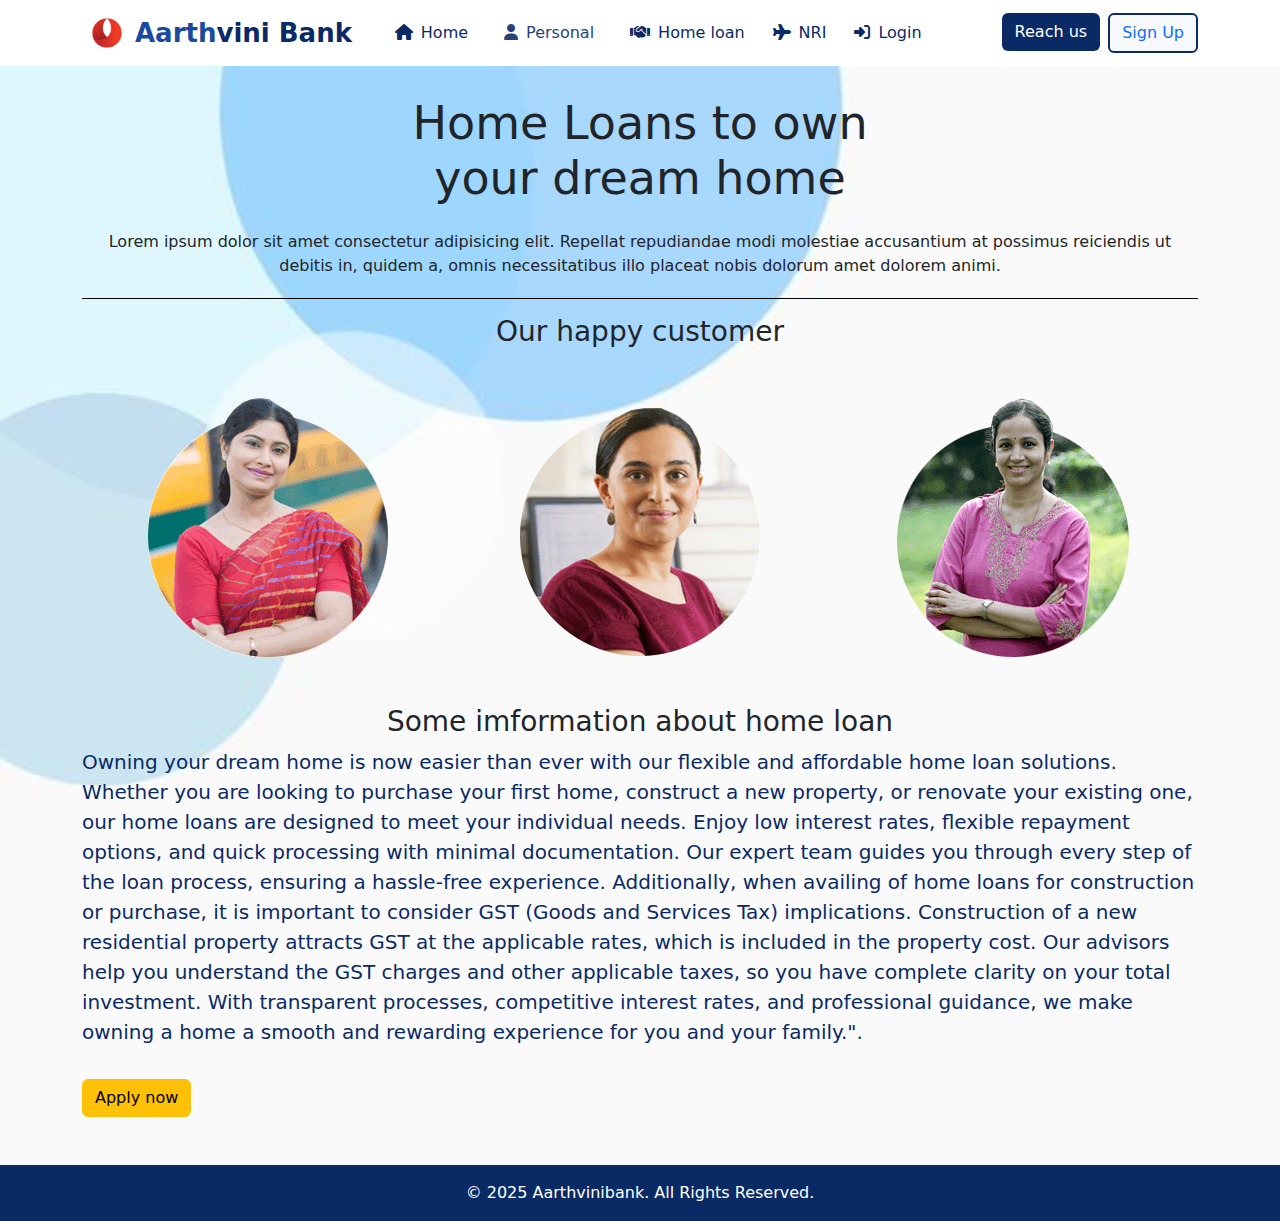
<file: home loan.html>
<!DOCTYPE html>
<html lang="en">

<head>
    <meta charset="UTF-8">
    <meta name="viewport" content="width=device-width, initial-scale=1.0">
    <title>home loan</title>
    <!-- Font Awesome -->
    <link rel="stylesheet" href="https://cdnjs.cloudflare.com/ajax/libs/font-awesome/6.5.2/css/all.min.css">

    <!--link css-->
    <link rel="stylesheet" href="style.css">
    <!--bootstrap link-->
    <link href="https://cdn.jsdelivr.net/npm/bootstrap@5.3.8/dist/css/bootstrap.min.css" rel="stylesheet">
<!-- Owl Carousel CSS -->
  <link rel="stylesheet" href="https://cdnjs.cloudflare.com/ajax/libs/OwlCarousel2/2.3.4/assets/owl.carousel.min.css">
  <link rel="stylesheet"
    href="https://cdnjs.cloudflare.com/ajax/libs/OwlCarousel2/2.3.4/assets/owl.theme.default.min.css">

    <!--AOS link-->
    <link href="https://cdn.jsdelivr.net/npm/aos@2.3.4/dist/aos.css" rel="stylesheet">
    <link href="https://cdn.jsdelivr.net/npm/bootstrap-icons@1.11.3/font/bootstrap-icons.css" rel="stylesheet">
</head>
<body style="background-image: url(img/NIR\ background.jpg); background-repeat: no-repeat; background-position:relative; background-size:cover">
<!--navbar-->
     <nav class="navbar navbar-expand-lg fixed-top " style="background-color:white;">
    <div class="container">
      <img src="img/logo2.jpg" style="height:50px; margin-right:3px; border-radius:50px;">
      <a class="navbar-brand fw-bold" href="#" style="color:#1a49a0; font-size: 26px; line-height: 1;  ">Aarth<span
          style="color:#0a2a66;">vini Bank</span> </a>
      <button class="navbar-toggler" type="button" data-bs-toggle="collapse" data-bs-target="#navbarNav">
        <span class="navbar-toggler-icon"></span>
      </button>
      <div class="collapse navbar-collapse" id="navbarNav">
        <ul class="navbar-nav ms-auto gap-1">
          <li class="nav-item"><a style="color:#0a2a66;" class="nav-link active" href="index.html"> <i
                class="fa-solid fa-house me-2 ms-2"></i>Home</a></li>
          <li class="nav-item"><a style="color:#254379;" class="nav-link" href="login.html"><i
                class="fa-solid fa-user me-2 ms-3"></i>Personal</a></li>
          <li class="nav-item"><a style="color:#0a2a66;" class="nav-link" href="home loan.html"> <i
                class="fa-solid fa-handshake me-2 ms-3"></i>Home loan</a></li>
          <li class="nav-item"><a style="color:#0a2a66;" class="nav-link" href="NIR.html">
                <i class="fa-solid fa-plane me-2 ms-2"></i>NRI</a>
          
          <li class="nav-item"><a style="color:#0a2a66;" class="nav-link" href="index.html"> <i
                class="fa-solid fa-right-to-bracket me-2 ms-2"></i>Login</a></li>
          <div class="btn-div d-flex " style="margin-left:60px;">
            <li class="nav-item"><a style="background-color:#0a2a66; color:white;" class="btn ms-2" href="#">Reach
                us</a>
            </li>
            <li class="nav-item"><a style="border:2px solid #0a2a66;" class="btn btn-light text-primary ms-2"
                href="#">Sign Up</a>
            </li>
          </div>
        </ul>
      </div>
    </div>
  </nav>
<!--home loan section -->
<section class="py-5 mt-5">
  <div class="container">
    <div class="text-center">
       <h1 style="font-size: 46px;">Home Loans to own<br> your dream home</h1>
       <p class="mt-4 " style="border-bottom:1px solid black; padding-bottom:20px;">Lorem ipsum dolor sit amet consectetur adipisicing elit. Repellat repudiandae modi molestiae accusantium at possimus reiciendis ut debitis in, quidem a, omnis necessitatibus illo placeat nobis dolorum amet dolorem animi.</p>
    </div>
    <div class="text-center mb-5">
      <h3>Our happy customer</h3>
    </div>
    <div class="justify-content-center d-flex flex-column flex-lg-row">
      <div class="col-lg-4">
      <img src="img/home loan image2.png" alt="home loan image" class="mx-auto d-block ">
      </div>
      <div class="col-lg-4">
      <img src="img/home loan image.png" alt="home loan image" class="mx-auto d-block ">
      </div>
      <div class="col-lg-4">
      <img src="img/home loan image3.png" alt="home loan image" class="mx-auto d-block ">
      </div>
      </div>
      <div class="text-center mt-5 ">
        <h3>Some imformation about home loan</h3>
      </div>
       <p class="fs-5" style="color:#0a2a66; justify-content: center;">Owning your dream home is now easier than ever with our
                        flexible and affordable home loan solutions. Whether you are looking to purchase your first
                        home, construct a new property, or renovate your existing one, our home loans are designed to
                        meet your individual needs. Enjoy low interest rates, flexible repayment options, and quick
                        processing with minimal documentation. Our expert team guides you through every step of the loan
                        process, ensuring a hassle-free experience.

                        Additionally, when availing of home loans for construction or purchase, it is important to
                        consider GST (Goods and Services Tax) implications. Construction of a new residential property
                        attracts GST at the applicable rates, which is included in the property cost. Our advisors help
                        you understand the GST charges and other applicable taxes, so you have complete clarity on your
                        total investment. With transparent processes, competitive interest rates, and professional
                        guidance, we make owning a home a smooth and rewarding experience for you and your family.".</p>
                    <a href="#" class=" btn btn-custom btn-warning mt-3 click-scale;">Apply now</a>
        
     
    </div>
  </div>
</section>
       
    <!---footer section -->
    <footer class="text-center py-3" style="background:#0a2a66; color:white;">
        &copy; 2025 Aarthvinibank. All Rights Reserved.
    </footer>

    <!---footer section end-->

    <!--boostarp end link-->
    <script src="https://cdn.jsdelivr.net/npm/bootstrap@5.3.8/dist/js/bootstrap.bundle.min.js"
        integrity="sha384-FKyoEForCGlyvwx9Hj09JcYn3nv7wiPVlz7YYwJrWVcXK/BmnVDxM+D2scQbITxI"
        crossorigin="anonymous"></script>
</body>

</html>
</file>
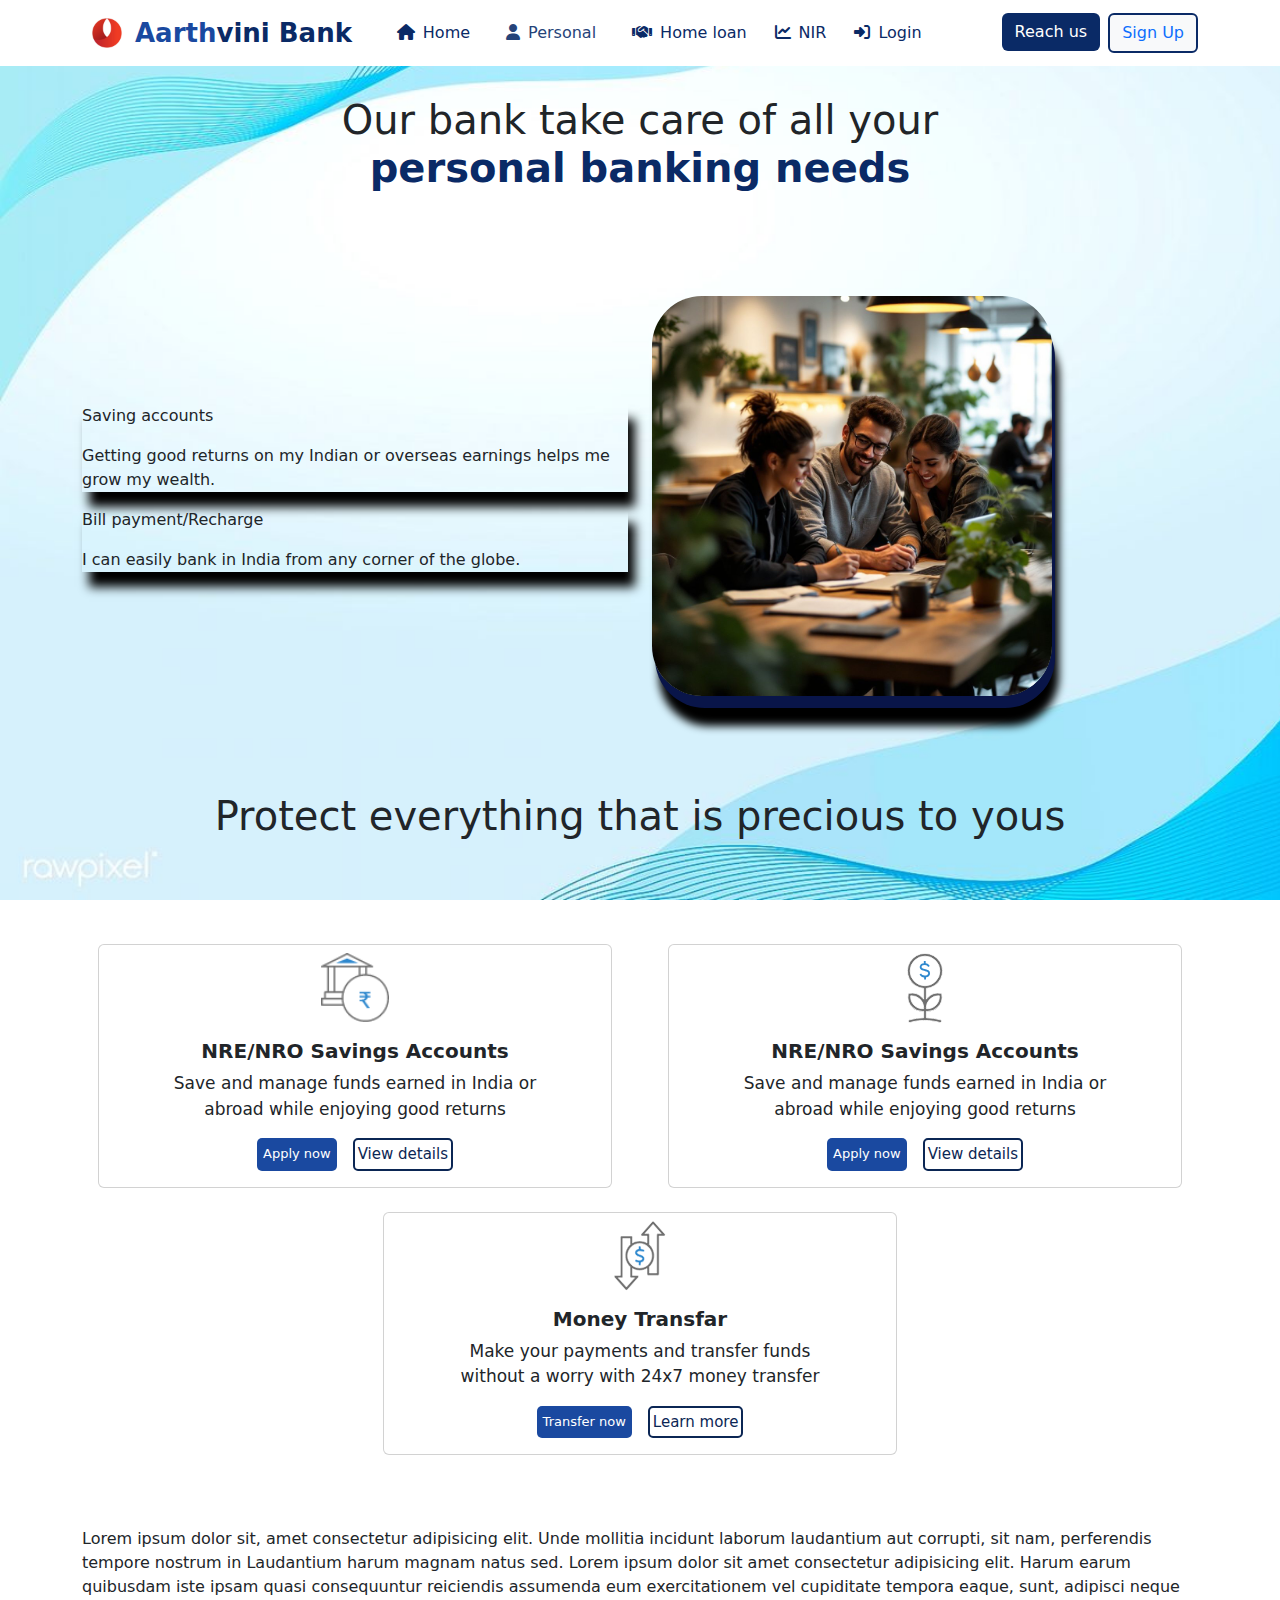
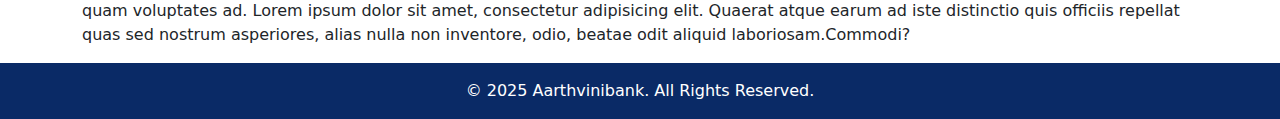
<file: login.html>
<!DOCTYPE html>
<html lang="en">

<head>
    <meta charset="UTF-8">
    <meta name="viewport" content="width=device-width, initial-scale=1.0">
    <title>SmartBank - login form</title>
    <!--css link-->
    <link rel="stylesheet" href="style.css">
    <!-- Bootstrap -->
    <link href="https://cdn.jsdelivr.net/npm/bootstrap@5.3.8/dist/css/bootstrap.min.css" rel="stylesheet">
    <!-- Font Awesome -->
    <link rel="stylesheet" href="https://cdnjs.cloudflare.com/ajax/libs/font-awesome/6.5.2/css/all.min.css">
<!--AOS link-->
  <link href="https://cdn.jsdelivr.net/npm/aos@2.3.4/dist/aos.css" rel="stylesheet">
  <link href="https://cdn.jsdelivr.net/npm/bootstrap-icons@1.11.3/font/bootstrap-icons.css" rel="stylesheet">
</head>

<body style="background-image: url(img/login\ background\ img.jpg); background-repeat: no-repeat; background-position: relative; background-size:cover;">


    <!---navbar -->
    <nav class="navbar navbar-expand-lg fixed-top " style="background-color:white;">
        <div class="container">
            <img src="img/logo2.jpg" style="height:50px; margin-right:3px; border-radius:50px;">
            <a class="navbar-brand fw-bold" href="#"
                style="color:#1a49a0; font-size: 26px; line-height: 1;  ">Aarth<span style="color:#0a2a66;">vini
                    Bank</span> </a>
            <button class="navbar-toggler" type="button" data-bs-toggle="collapse" data-bs-target="#navbarNav">
                <span class="navbar-toggler-icon"></span>
            </button>
            <div class="collapse navbar-collapse" id="navbarNav">
                <ul class="navbar-nav ms-auto gap-1">
                    <li class="nav-item"><a style="color:#0a2a66;" class="nav-link active" href="index.html"> <i
                                class="fa-solid fa-house me-2 ms-2"></i>Home</a></li>
                    <li class="nav-item"><a style="color:#254379;" class="nav-link" href="#"><i
                                class="fa-solid fa-user me-2 ms-3"></i>Personal</a></li>
                    <li class="nav-item"><a style="color:#0a2a66;" class="nav-link" href="home loan.html"> <i
                                class="fa-solid fa-handshake me-2 ms-3"></i>Home loan</a></li>
                    <li class="nav-item"><a style="color:#0a2a66;" class="nav-link" href="NIR.html"> <i
                                class="fa-solid fa-chart-line me-2 ms-2"></i>NIR</a>
                    
                    <li class="nav-item"><a style="color:#0a2a66;" class="nav-link" href="index.html"> <i
                                class="fa-solid fa-right-to-bracket me-2 ms-2"></i>Login</a></li>
                    <div class="btn-div d-flex " style="margin-left:60px;">
                        <li class="nav-item"><a style="background-color:#0a2a66; color:white;" class="btn ms-2"
                                href="index.html">Reach
                                us</a>
                        </li>
                        <li class="nav-item"><a style="border:2px solid #0a2a66;"
                                class="btn btn-light text-primary ms-2" href="#">Sign Up</a>
                        </li>
                    </div>
                </ul>
            </div>
        </div>
    </nav>

   <section class="py-5 mt-5 ">
    <div class="container">
        <div class="text-center">
         <h1>Our bank take care of all your <br> <span style="color:#0a2a66;"><b>personal banking needs </b></span></h1>
        </div>
    </div>
  </section>
    
  <section class="py-5 ">
  <div class="container">
    <div class="row align-items-center d-flex flex-column flex-lg-row">

      <!-- Right Carousel Content -->
     <div class="col-lg-6" >
    <div class="owl-carousel owl-theme">
        <div class="item circle-item" style="box-shadow: 7px 15px 10px black;" >
            <p> Saving accounts</p>
            <p>Getting good returns on my Indian or overseas earnings <rb></rb>helps me grow my wealth.</p>
        </div>
        <div class="item circle-item" style="box-shadow: 7px 15px 10px black;">
            <p>Bill payment/Recharge</p>
            <p>I can easily bank in India from any corner of the globe.</p>
        </div>
    </div>
</div>



      <!-- Left image-->
      <div class="col-lg-6 mb-4 mb-lg-0"  >
        <img  data-aos="flip-right" data-aos-duration="900" src="img/login 1.jpg" alt="Banking Image" class=" img-fluid " height="400px" width="400px" style="border-radius: 50px; box-shadow: 3px 12px rgb(9, 21, 73), 7px 30px 8px black;" >
      </div>
    </div>
  </div>
</section>
<!--section end-->
<!--some imformation section-->
<section class="py-5 ">
    <div class="container">
        <div class="text-center">
            <h1>Protect everything that is precious to yous</h1>
        </div>
    </div>
</section>

<!--card section-->
<section class="py-5 ">
    <div class="container">
        <div class="row justify-content-center d-flex">
            <!-- First Card -->
            <div class="col-lg-6 mb-4">
                <div class="card ms-3 me-3 click-scale">
                    <img src="img/logo10.png" alt="NIR-image" class="mx-auto d-block mt-2" height="70px;"> 
                    <div class="card-body">
                        <h6 class="card-title text-center fs-5"><b>NRE/NRO Savings Accounts</b></h6>
                        <p class="card-text text-center" style="font-size: 17px;">
                            Save and manage funds earned in India or<br>abroad while enjoying good returns
                        </p>
                        <div class="justify-content-center d-flex gap-3">
                            <a href="#" class="card-btn click-scale"
                                style="background-color:#1a49a0;color:white; text-decoration:none; padding:6px;border-radius:5px; font-size: 13px;">
                                Apply now
                            </a>
                            <a href="#" class="second-card click-scale"
                                style="color:#0b2654; border: 2px solid #0b2654; text-decoration:none; padding:3px; border-radius:5px; font-size:15px;">
                                View details
                            </a>
                        </div>
                    </div>
                </div>    
            </div>

            <!-- Second Card -->
            <div class="col-lg-6 mb-4">
                <div class="card ms-3 me-3 click-scale">
                    <img src="img/plant logo.svg" alt="NIR-image" class="mx-auto d-block mt-2" height="70px;"> 
                    <div class="card-body">
                        <h6 class="card-title text-center fs-5"><b>NRE/NRO Savings Accounts</b></h6>
                        <p class="card-text text-center" style="font-size: 17px;">
                            Save and manage funds earned in India or<br>abroad while enjoying good returns
                        </p>
                        <div class="justify-content-center d-flex gap-3">
                            <a href="#" class="card-btn click-scale"
                                style="background-color:#1a49a0;color:white; text-decoration:none; padding:6px;border-radius:5px; font-size: 13px;">
                                Apply now
                            </a>
                            <a href="#" class="second-card click-scale"
                                style="color:#0b2654; border: 2px solid #0b2654; text-decoration:none; padding:3px; border-radius:5px; font-size:15px;">
                                View details
                            </a>
                        </div>
                    </div>
                </div>    
            </div>
            <!---third card-->
            <div class="col-lg-6 mb-4">
                <div class="card ms-3 me-3 click-scale">
                    <img src="img/NIR2.svg" alt="NIR-image" class="mx-auto d-block mt-2" height="70px;"> 
                    <div class="card-body">
                        <h6 class="card-title text-center fs-5"><b>Money Transfar</b></h6>
                        <p class="card-text text-center" style="font-size: 17px;">
                            Make your payments and transfer funds<br>without a worry with 24x7 money transfer
                        </p>
                        <div class="justify-content-center d-flex gap-3">
                            <a href="#" class="card-btn click-scale"
                                style="background-color:#1a49a0;color:white; text-decoration:none; padding:6px;border-radius:5px; font-size: 13px;">
                                Transfer now 
                            </a>
                            <a href="#" class="second-card click-scale"
                                style="color:#0b2654; border: 2px solid #0b2654; text-decoration:none; padding:3px; border-radius:5px; font-size:15px;">
                                Learn more
                            </a>
                        </div>
                    </div>
                </div>    
            </div>


        </div>
    </div>
</section>

<!---section over-->
<div class="container">
<p>Lorem ipsum dolor sit, amet consectetur adipisicing elit. Unde mollitia incidunt laborum laudantium aut corrupti, sit nam, perferendis tempore nostrum in 
     Laudantium harum magnam natus sed. Lorem ipsum dolor sit amet consectetur adipisicing elit. Harum earum quibusdam iste ipsam quasi consequuntur reiciendis assumenda eum exercitationem vel cupiditate tempora eaque, sunt, adipisci neque quam voluptates ad. 
     Lorem ipsum dolor sit amet, consectetur adipisicing elit. Quaerat atque earum ad iste distinctio quis officiis repellat quas sed nostrum asperiores, alias nulla non inventore, odio, beatae odit aliquid laboriosam.Commodi?</p>

</div>





<!--footer part-->
 <footer class="text-center py-3" style="background:#0a2a66; color:white;">
        &copy; 2025 Aarthvinibank. All Rights Reserved.
    </footer>









    <!--AOS link-->
    <script src="https://cdn.jsdelivr.net/npm/aos@2.3.4/dist/aos.js"></script>
    <script>
        AOS.init();
    </script>
    <!--bootstrap link-->
    <script src="https://cdn.jsdelivr.net/npm/bootstrap@5.3.8/dist/js/bootstrap.bundle.min.js"
        integrity="sha384-FKyoEForCGlyvwx9Hj09JcYn3nv7wiPVlz7YYwJrWVcXK/BmnVDxM+D2scQbITxI"
        crossorigin="anonymous"></script>
    </script>

    <!--AOS link-->
  <script src="https://cdn.jsdelivr.net/npm/aos@2.3.4/dist/aos.js"></script>
  <script>
    AOS.init();
  </script>
</body>

</html>
</file>
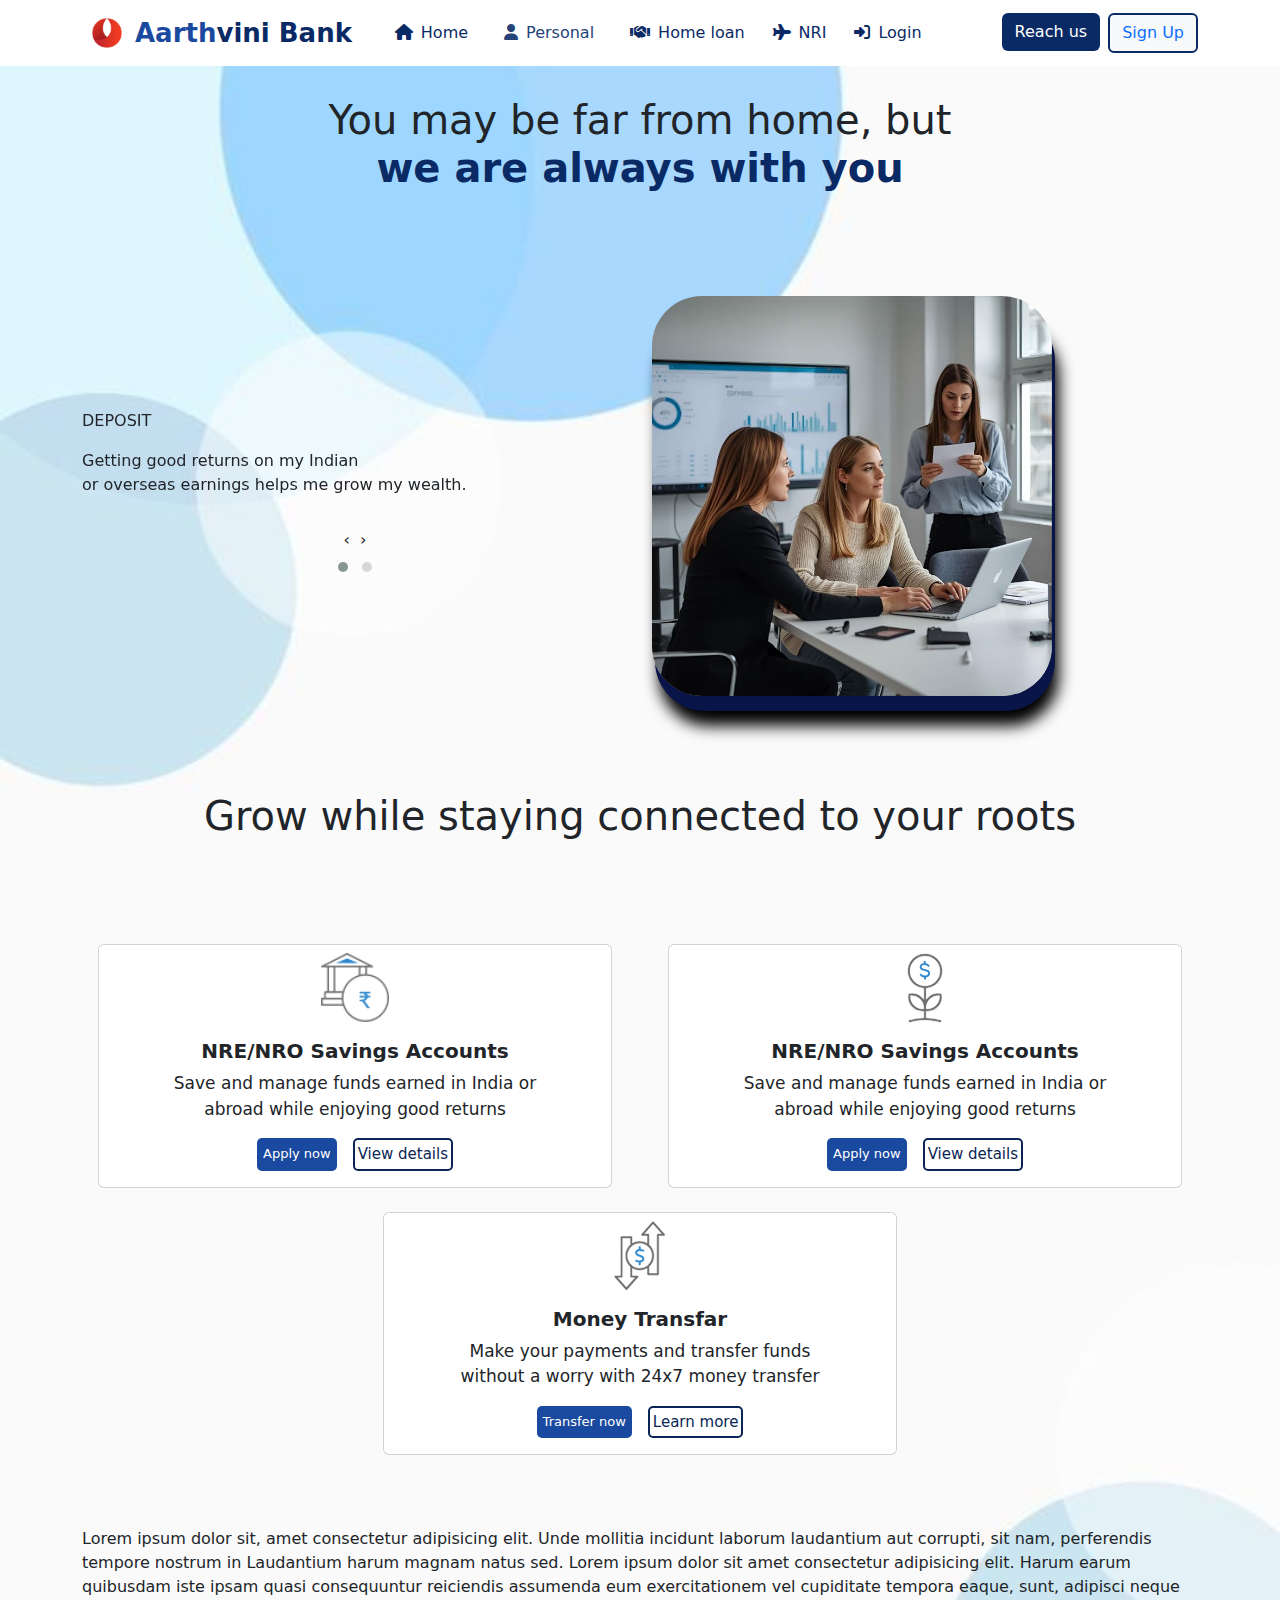
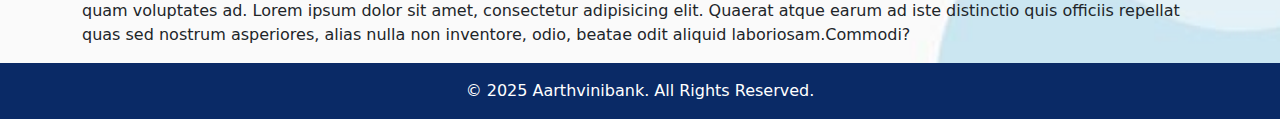
<file: NIR.html>
<!DOCTYPE html>
<html lang="en">
<head>
    <meta charset="UTF-8">
    <meta name="viewport" content="width=device-width, initial-scale=1.0">
    <title>NIR</title>
      <!-- Font Awesome -->
    <link rel="stylesheet" href="https://cdnjs.cloudflare.com/ajax/libs/font-awesome/6.5.2/css/all.min.css">

    <!--link css-->
    <link rel="stylesheet" href="style.css">
    <!--bootstrap link-->
    <link href="https://cdn.jsdelivr.net/npm/bootstrap@5.3.8/dist/css/bootstrap.min.css" rel="stylesheet">
<!-- Owl Carousel CSS -->
  <link rel="stylesheet" href="https://cdnjs.cloudflare.com/ajax/libs/OwlCarousel2/2.3.4/assets/owl.carousel.min.css">
  <link rel="stylesheet"
    href="https://cdnjs.cloudflare.com/ajax/libs/OwlCarousel2/2.3.4/assets/owl.theme.default.min.css">

    <!--AOS link-->
    <link href="https://cdn.jsdelivr.net/npm/aos@2.3.4/dist/aos.css" rel="stylesheet">
    <link href="https://cdn.jsdelivr.net/npm/bootstrap-icons@1.11.3/font/bootstrap-icons.css" rel="stylesheet">
</head>
<body style="background-image: url(img/NIR\ background.jpg); background-repeat: no-repeat; background-position:relative; background-size:cover">
<!--navbar-->
     <nav class="navbar navbar-expand-lg fixed-top " style="background-color:white;">
    <div class="container">
      <img src="img/logo2.jpg" style="height:50px; margin-right:3px; border-radius:50px;">
      <a class="navbar-brand fw-bold" href="#" style="color:#1a49a0; font-size: 26px; line-height: 1;  ">Aarth<span
          style="color:#0a2a66;">vini Bank</span> </a>
      <button class="navbar-toggler" type="button" data-bs-toggle="collapse" data-bs-target="#navbarNav">
        <span class="navbar-toggler-icon"></span>
      </button>
      <div class="collapse navbar-collapse" id="navbarNav">
        <ul class="navbar-nav ms-auto gap-1">
          <li class="nav-item"><a style="color:#0a2a66;" class="nav-link active" href="index.html"> <i
                class="fa-solid fa-house me-2 ms-2"></i>Home</a></li>
          <li class="nav-item"><a style="color:#254379;" class="nav-link" href="login.html"><i
                class="fa-solid fa-user me-2 ms-3"></i>Personal</a></li>
          <li class="nav-item"><a style="color:#0a2a66;" class="nav-link" href="home loan.html"> <i
                class="fa-solid fa-handshake me-2 ms-3"></i>Home loan</a></li>
          <li class="nav-item"><a style="color:#0a2a66;" class="nav-link" href="NIR.html">
                <i class="fa-solid fa-plane me-2 ms-2"></i>NRI</a>
         
          <li class="nav-item"><a style="color:#0a2a66;" class="nav-link" href="index.html"> <i
                class="fa-solid fa-right-to-bracket me-2 ms-2"></i>Login</a></li>
          <div class="btn-div d-flex " style="margin-left:60px;">
            <li class="nav-item"><a style="background-color:#0a2a66; color:white;" class="btn ms-2" href="#">Reach
                us</a>
            </li>
            <li class="nav-item"><a style="border:2px solid #0a2a66;" class="btn btn-light text-primary ms-2"
                href="#">Sign Up</a>
            </li>
          </div>
        </ul>
      </div>
    </div>
  </nav>
   <!--main heading-->
  <section class="py-5 mt-5 ">
    <div class="container">
        <div class="text-center">
         <h1>You may be far from home, but<br> <span style="color:#0a2a66;"><b>we are always with you</b></span></h1>
        </div>
    </div>
  </section>
    
  <section class="py-5 ">
  <div class="container">
    <div class="row align-items-center d-flex flex-column flex-lg-row">

      <!-- Right Carousel Content -->
     <div class="col-lg-6">
    <div class="owl-carousel owl-theme">
        <div class="item circle-item">
            <p>DEPOSIT</p>
            <p>Getting good returns on my Indian<br>or overseas earnings helps me grow my wealth.</p>
        </div>
        <div class="item circle-item">
            <p>INTERNET BANKING</p>
            <p>I can easily bank in India<br>from any corner of the globe.</p>
        </div>
    </div>
</div>



      <!-- Left image-->
      <div class="col-lg-6 mb-4 mb-lg-0">
        <img src="img/NIR.jpg" alt="Banking Image" class=" img-fluid " height="400px" width="400px" style="border-radius: 50px; box-shadow: 3px 15px rgb(9, 21, 73), 7px 30px 15px black;">
      </div>
    </div>
  </div>
</section>


<!--some imformation section-->
<section class="py-5 ">
    <div class="container">
        <div class="text-center">
            <h1>Grow while staying connected to your roots</h1>
        </div>
    </div>
</section>

<!--card section-->
<section class="py-5 ">
    <div class="container">
        <div class="row justify-content-center d-flex">
            <!-- First Card -->
            <div class="col-lg-6 mb-4">
                <div class="card ms-3 me-3 click-scale">
                    <img src="img/logo10.png" alt="NIR-image" class="mx-auto d-block mt-2" height="70px;"> 
                    <div class="card-body">
                        <h6 class="card-title text-center fs-5"><b>NRE/NRO Savings Accounts</b></h6>
                        <p class="card-text text-center" style="font-size: 17px;">
                            Save and manage funds earned in India or<br>abroad while enjoying good returns
                        </p>
                        <div class="justify-content-center d-flex gap-3">
                            <a href="#" class="card-btn click-scale"
                                style="background-color:#1a49a0;color:white; text-decoration:none; padding:6px;border-radius:5px; font-size: 13px;">
                                Apply now
                            </a>
                            <a href="#" class="second-card click-scale"
                                style="color:#0b2654; border: 2px solid #0b2654; text-decoration:none; padding:3px; border-radius:5px; font-size:15px;">
                                View details
                            </a>
                        </div>
                    </div>
                </div>    
            </div>

            <!-- Second Card -->
            <div class="col-lg-6 mb-4">
                <div class="card ms-3 me-3 click-scale">
                    <img src="img/plant logo.svg" alt="NIR-image" class="mx-auto d-block mt-2" height="70px;"> 
                    <div class="card-body">
                        <h6 class="card-title text-center fs-5"><b>NRE/NRO Savings Accounts</b></h6>
                        <p class="card-text text-center" style="font-size: 17px;">
                            Save and manage funds earned in India or<br>abroad while enjoying good returns
                        </p>
                        <div class="justify-content-center d-flex gap-3">
                            <a href="#" class="card-btn click-scale"
                                style="background-color:#1a49a0;color:white; text-decoration:none; padding:6px;border-radius:5px; font-size: 13px;">
                                Apply now
                            </a>
                            <a href="#" class="second-card click-scale"
                                style="color:#0b2654; border: 2px solid #0b2654; text-decoration:none; padding:3px; border-radius:5px; font-size:15px;">
                                View details
                            </a>
                        </div>
                    </div>
                </div>    
            </div>
            <!---third card-->
            <div class="col-lg-6 mb-4">
                <div class="card ms-3 me-3 click-scale">
                    <img src="img/NIR2.svg" alt="NIR-image" class="mx-auto d-block mt-2" height="70px;"> 
                    <div class="card-body">
                        <h6 class="card-title text-center fs-5"><b>Money Transfar</b></h6>
                        <p class="card-text text-center" style="font-size: 17px;">
                            Make your payments and transfer funds<br>without a worry with 24x7 money transfer
                        </p>
                        <div class="justify-content-center d-flex gap-3">
                            <a href="#" class="card-btn click-scale"
                                style="background-color:#1a49a0;color:white; text-decoration:none; padding:6px;border-radius:5px; font-size: 13px;">
                                Transfer now 
                            </a>
                            <a href="#" class="second-card click-scale"
                                style="color:#0b2654; border: 2px solid #0b2654; text-decoration:none; padding:3px; border-radius:5px; font-size:15px;">
                                Learn more
                            </a>
                        </div>
                    </div>
                </div>    
            </div>


        </div>
    </div>
</section>

<!---section over-->
<div class="container">
<p>Lorem ipsum dolor sit, amet consectetur adipisicing elit. Unde mollitia incidunt laborum laudantium aut corrupti, sit nam, perferendis tempore nostrum in 
     Laudantium harum magnam natus sed. Lorem ipsum dolor sit amet consectetur adipisicing elit. Harum earum quibusdam iste ipsam quasi consequuntur reiciendis assumenda eum exercitationem vel cupiditate tempora eaque, sunt, adipisci neque quam voluptates ad. 
     Lorem ipsum dolor sit amet, consectetur adipisicing elit. Quaerat atque earum ad iste distinctio quis officiis repellat quas sed nostrum asperiores, alias nulla non inventore, odio, beatae odit aliquid laboriosam.Commodi?</p>

</div>



<!--footer part-->
<footer class="text-center py-3"style="background:#0a2a66; color:white;">
        &copy; 2025 Aarthvinibank. All Rights Reserved.
    </footer>












<!-- jQuery (Owl Carousel ke liye zaruri) -->
<script src="https://cdnjs.cloudflare.com/ajax/libs/jquery/3.6.0/jquery.min.js"></script>


<!-- Owl Carousel JS -->
      <script src="https://cdnjs.cloudflare.com/ajax/libs/OwlCarousel2/2.3.4/owl.carousel.min.js"></script>
      <script>
        $('.owl-carousel').owlCarousel({
          loop: true,
          margin: 10,
          nav: true,
          responsive: {
            0: {
              items: 1
            },


          }
        })
</script>

<!--AOS link-->
    <script src="https://cdn.jsdelivr.net/npm/aos@2.3.4/dist/aos.js"></script>
    <script>
        AOS.init();
    </script>
    <!--bootstrap link-->
    <script src="https://cdn.jsdelivr.net/npm/bootstrap@5.3.8/dist/js/bootstrap.bundle.min.js"
        integrity="sha384-FKyoEForCGlyvwx9Hj09JcYn3nv7wiPVlz7YYwJrWVcXK/BmnVDxM+D2scQbITxI"
        crossorigin="anonymous"></script>
    </script>
</body>
</html>
</file>
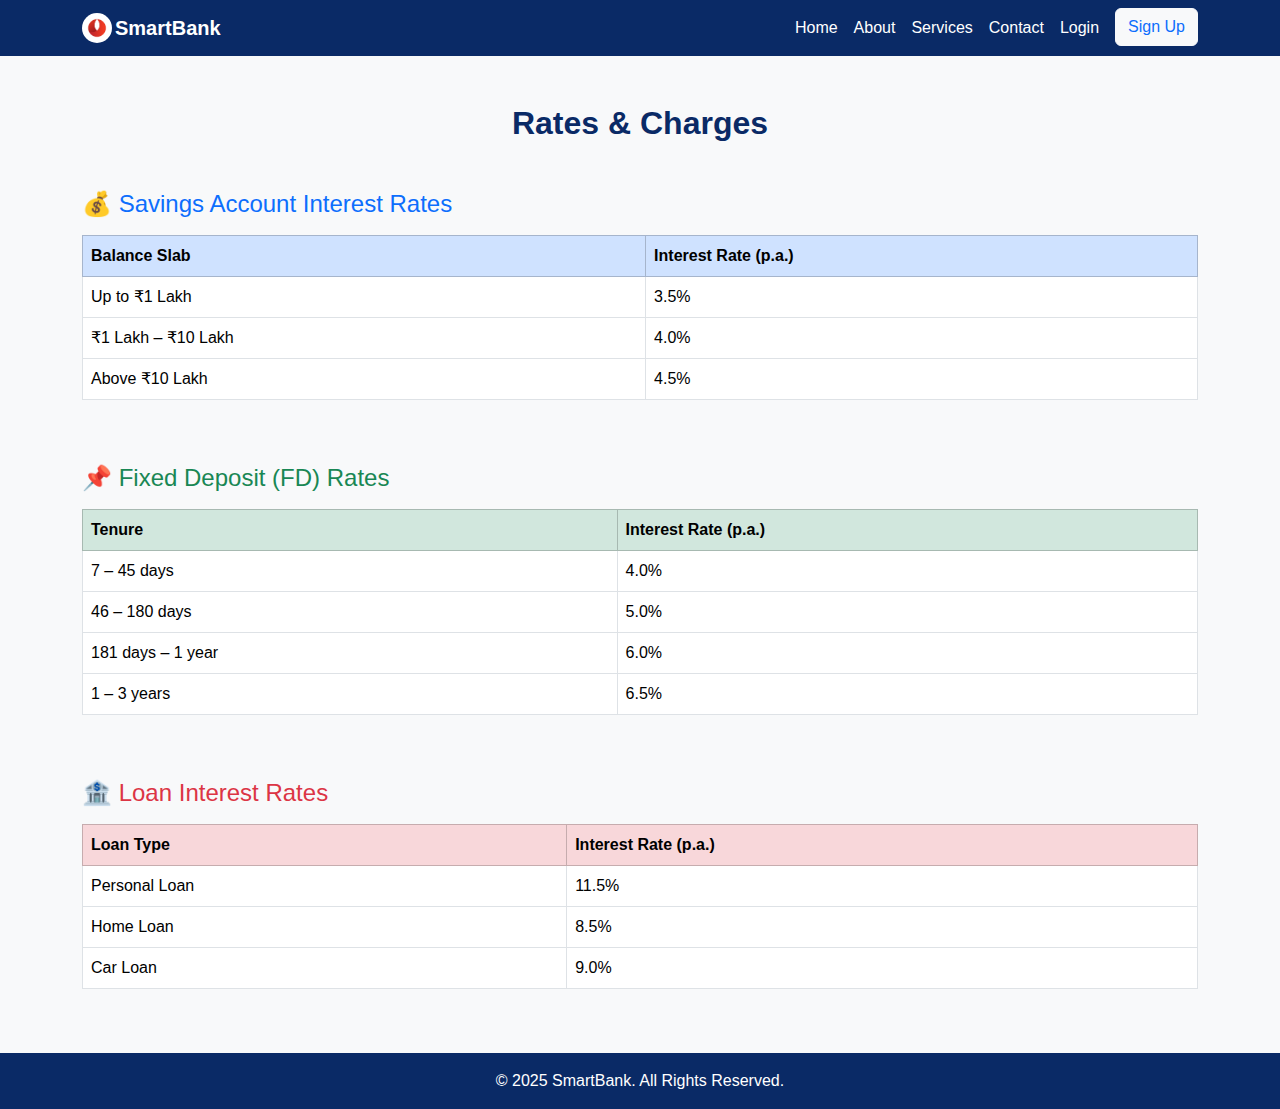
<file: rates.html>
<!DOCTYPE html>
<html lang="en">

<head>
  <meta charset="UTF-8">
  <meta name="viewport" content="width=device-width, initial-scale=1.0">
  <title>SmartBank - Rates & Charges</title>
  <!-- Bootstrap -->
  <link href="https://cdn.jsdelivr.net/npm/bootstrap@5.3.8/dist/css/bootstrap.min.css" rel="stylesheet">
</head>

<body style="font-family: Poppins, sans-serif">
  <nav class="navbar navbar-expand-lg" style="background-color:#0a2a66;">
    <div class="container">
         <nav class="navbar navbar-expand-lg fixed-top " style="background-color:#0a2a66;">
    <div class="container">
      <img src="img/logo2.jpg" style="height:30px; margin-right:3px; border-radius:50px;">
      <a class="navbar-brand fw-bold" href="#" style="color:white;">SmartBank</a>
      <button class="navbar-toggler" type="button" data-bs-toggle="collapse" data-bs-target="#navbarNav">
        <span class="navbar-toggler-icon"></span>
      </button>
      <div class="collapse navbar-collapse" id="navbarNav">
        <ul class="navbar-nav ms-auto">
          <li class="nav-item"><a style="color:white;" class="nav-link active" href="index.html">Home</a></li>
          <li class="nav-item"><a style="color:white;" class="nav-link" href="#">About</a></li>
          <li class="nav-item"><a style="color:white;" class="nav-link" href="#">Services</a></li>
          <li class="nav-item"><a style="color:white;" class="nav-link" href="#">Contact</a></li>
          <li class="nav-item"><a style="color:white;" class="nav-link" href="login.html">Login</a></li>
          <li class="nav-item"><a style="color:white;" class="btn btn-light text-primary ms-2" href="#">Sign Up</a></li>
        </ul>
      </div>
    </div>
  </nav>
      <a class="navbar-brand text-white fw-bold" href="index.html">SmartBank</a>
    </div>
  </nav>

  <section class="py-5 bg-light">
    <div class="container">
      <h2 class="text-center mb-5" style="color:#0a2a66; font-weight:700;">Rates & Charges</h2>

      <!-- Savings Account Rates -->
      <h4 class="mb-3 text-primary">💰 Savings Account Interest Rates</h4>
      <div class="table-responsive mb-5">
        <table class="table table-bordered table-hover">
          <thead class="table-primary">
            <tr>
              <th>Balance Slab</th>
              <th>Interest Rate (p.a.)</th>
            </tr>
          </thead>
          <tbody>
            <tr><td>Up to ₹1 Lakh</td><td>3.5%</td></tr>
            <tr><td>₹1 Lakh – ₹10 Lakh</td><td>4.0%</td></tr>
            <tr><td>Above ₹10 Lakh</td><td>4.5%</td></tr>
          </tbody>
        </table>
      </div>

      <!-- FD Rates -->
      <h4 class="mb-3 text-success">📌 Fixed Deposit (FD) Rates</h4>
      <div class="table-responsive mb-5">
        <table class="table table-bordered table-hover">
          <thead class="table-success">
            <tr>
              <th>Tenure</th>
              <th>Interest Rate (p.a.)</th>
            </tr>
          </thead>
          <tbody>
            <tr><td>7 – 45 days</td><td>4.0%</td></tr>
            <tr><td>46 – 180 days</td><td>5.0%</td></tr>
            <tr><td>181 days – 1 year</td><td>6.0%</td></tr>
            <tr><td>1 – 3 years</td><td>6.5%</td></tr>
          </tbody>
        </table>
      </div>

      <!-- Loan Rates -->
      <h4 class="mb-3 text-danger">🏦 Loan Interest Rates</h4>
      <div class="table-responsive">
        <table class="table table-bordered table-hover">
          <thead class="table-danger">
            <tr>
              <th>Loan Type</th>
              <th>Interest Rate (p.a.)</th>
            </tr>
          </thead>
          <tbody>
            <tr><td>Personal Loan</td><td>11.5%</td></tr>
            <tr><td>Home Loan</td><td>8.5%</td></tr>
            <tr><td>Car Loan</td><td>9.0%</td></tr>
          </tbody>
        </table>
      </div>
    </div>
  </section>


  
  <footer class="text-center py-3" style="background:#0a2a66; color:white;">
    &copy; 2025 SmartBank. All Rights Reserved.
  </footer>

</body>
</html>
</file>
<file: style.css>
/*margin:0;
  padding:0;
*/
body{
    font-family:poppins,sans-serif;
}

/* Navbar hover */
.navbar-nav .nav-link:hover {
  color: #ffc107 !important; 
  transition: 0.3s;
}

/* Button hover */
.btn-primary:hover {
  background-color: #084298;
  transform: scale(1.05);
  transition: 0.3s;
}

/* Service card hover */
.service-card {
  border-radius: 12px;
  background: #fff;
  transition: all 0.3s ease-in-out;
}
.service-card:hover {
  transform: translateY(-8px);
  box-shadow: 0 8px 20px rgba(0,0,0,0.2);
}

/* Review card hover */
#reviews .card {
  transition: all 0.3s ease-in-out;
}
#reviews .card:hover {
  transform: scale(1.05);
  box-shadow: 0 10px 20px rgba(0,0,0,0.2);
}

/* Footer link hover */
footer a:hover {
  color: #ffc107 !important;
  text-decoration: underline;
  transition: 0.3s;
}

/* Footer social icon hover */
footer a {
  display: inline-block;
  transition: transform 0.3s, color 0.3s;
}
footer a:hover {
  transform: scale(1.3);
  color: #ffc107 !important;
}
footer h4:hover{
    transform: scale(1.1);
    color:#ffc107!important;
}

html, body {
  height: 100%;
  margin: 0;
  padding: 0;
}
.navbar-toggler {
  background-color: white;
}



.btn-custom {
  background-color:#0a2a66;
  color:white;
  transition:0.3s;
}

.btn-custom:hover {
  background-color:#f39c12;
  color:black;
  transform:scale(1.05);

}
</file>
